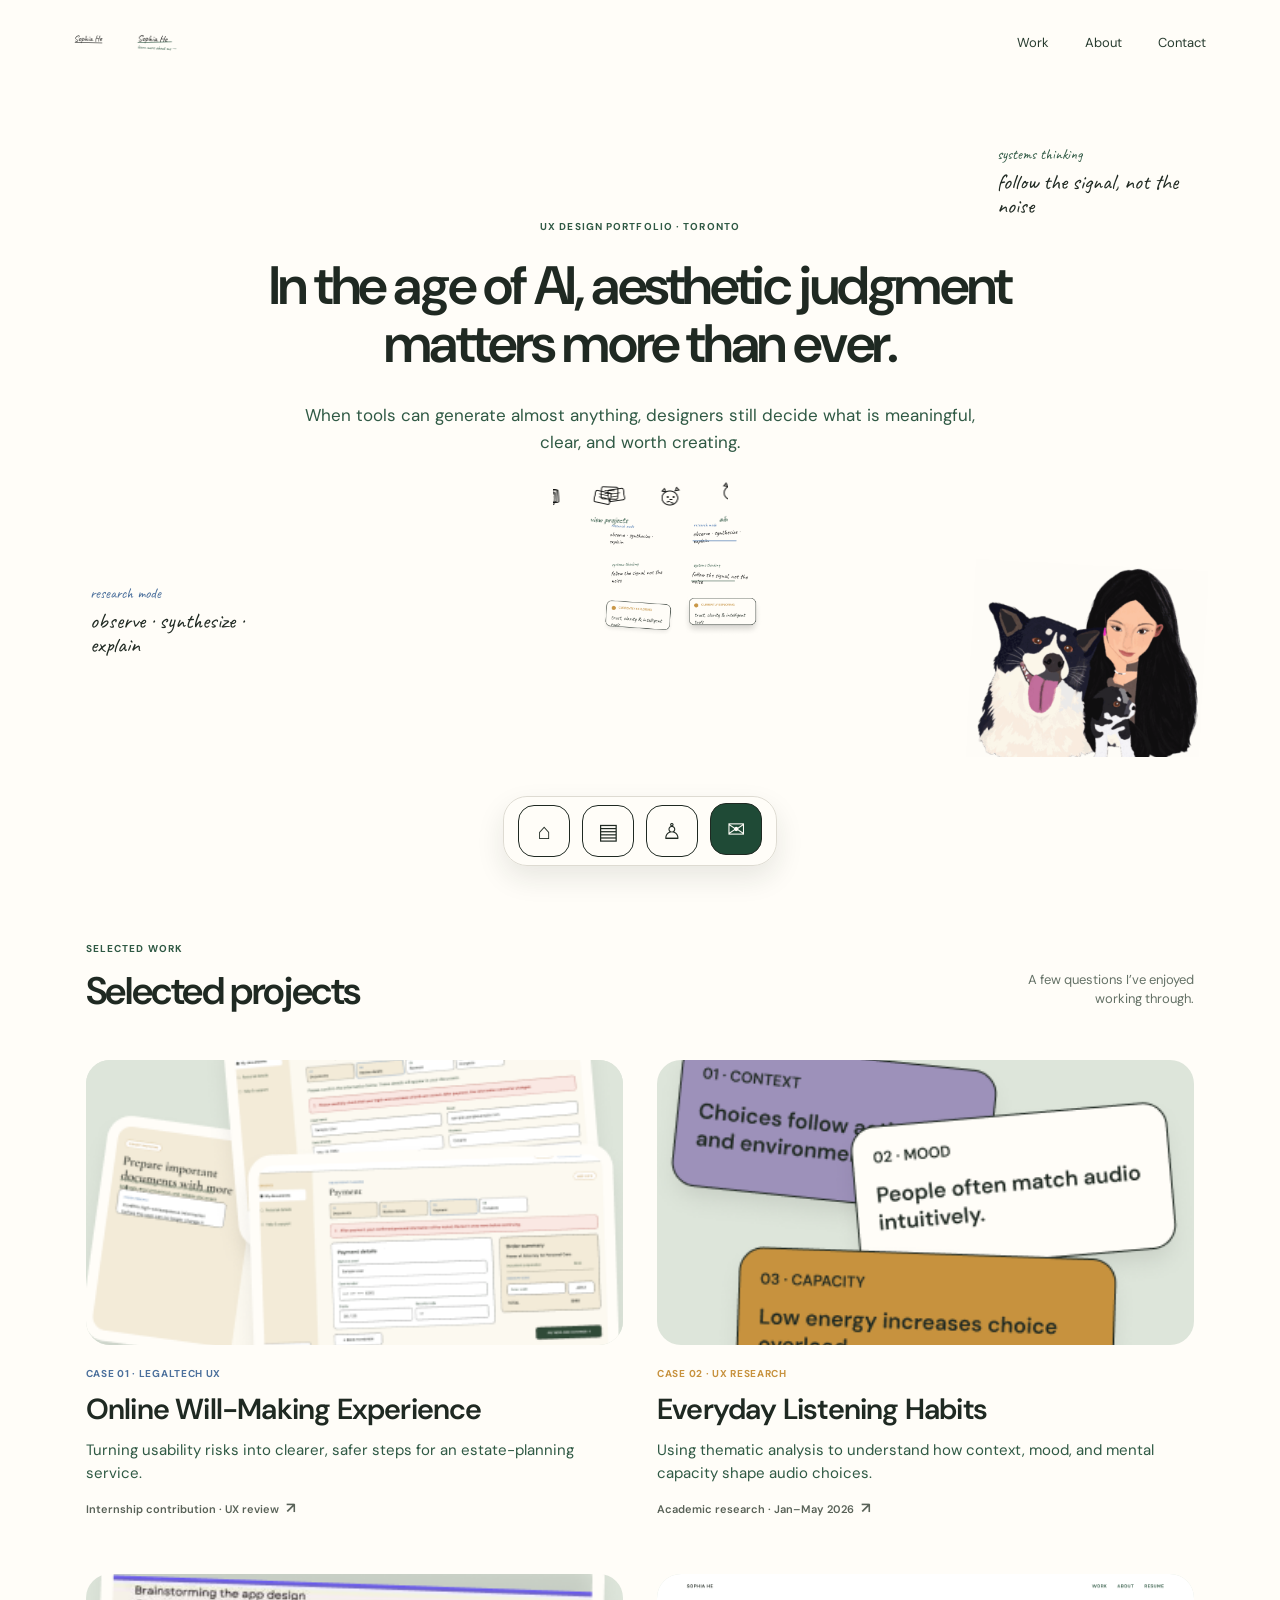
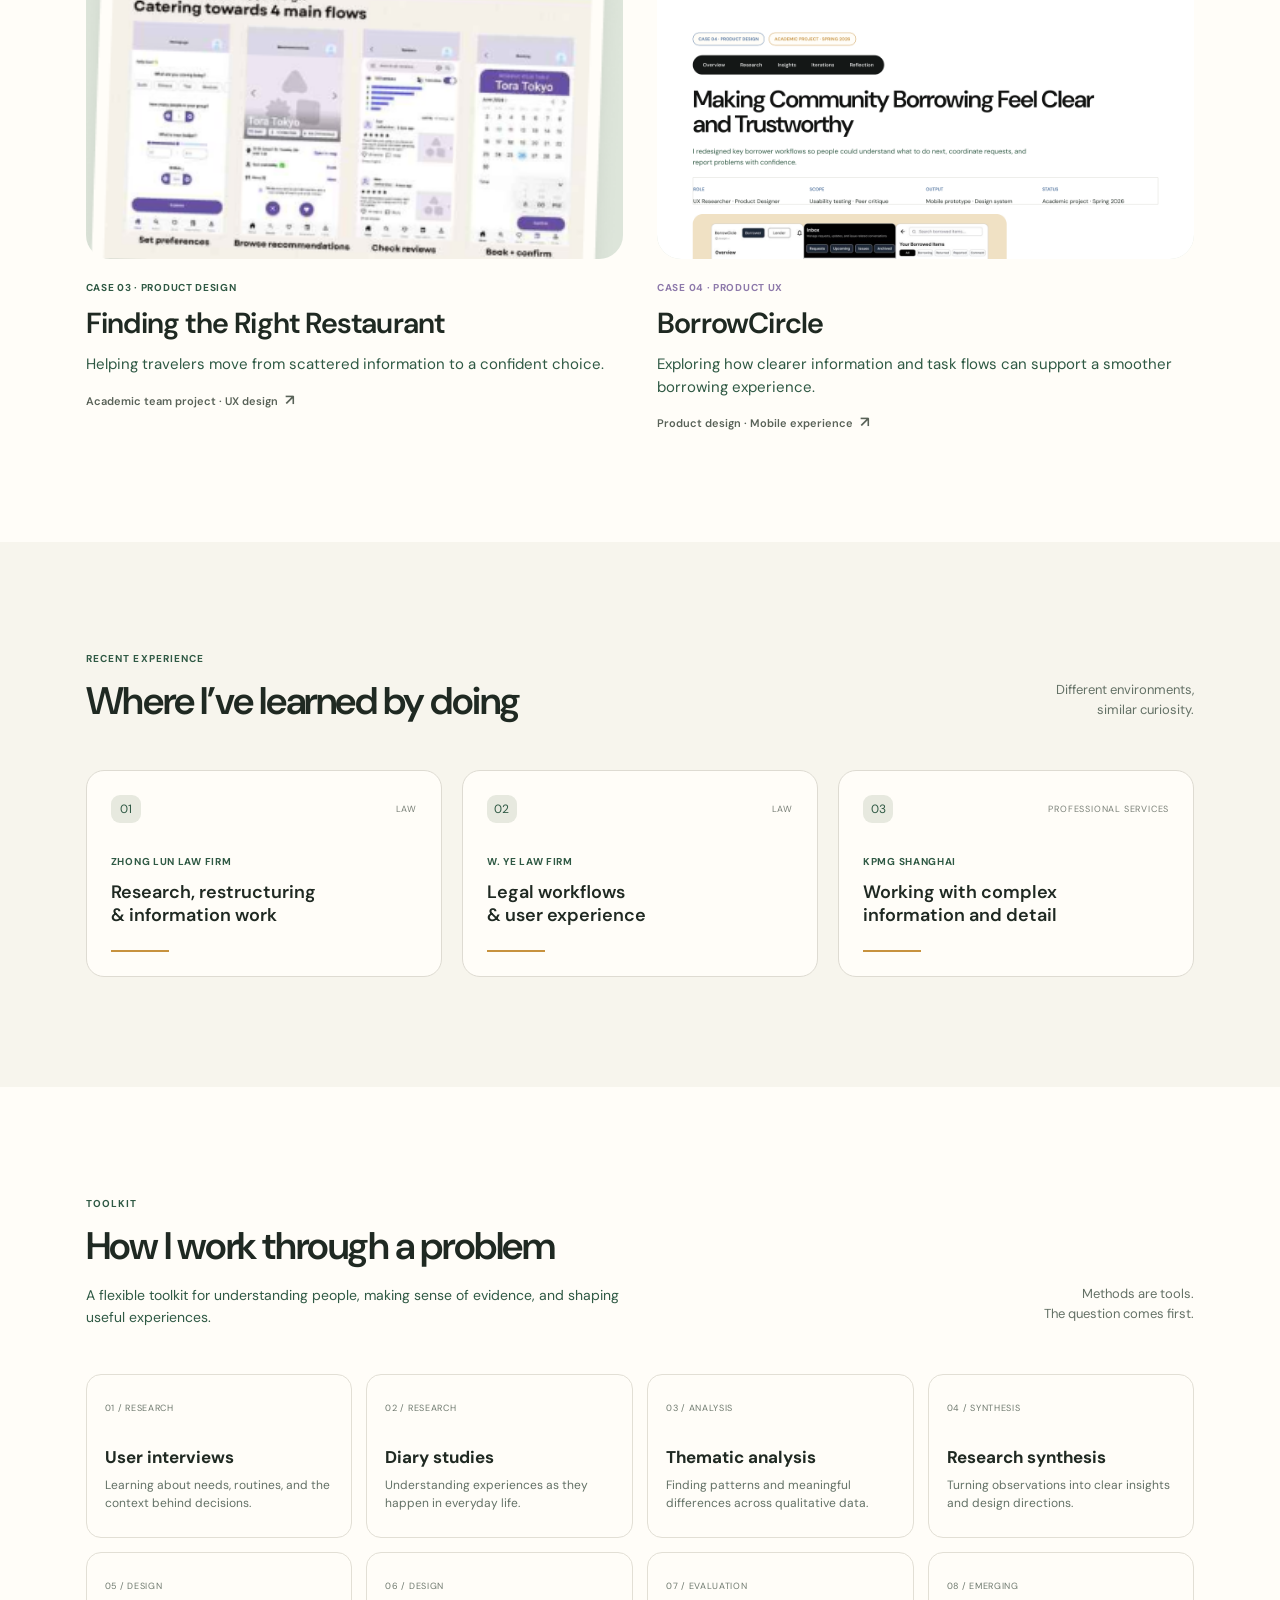
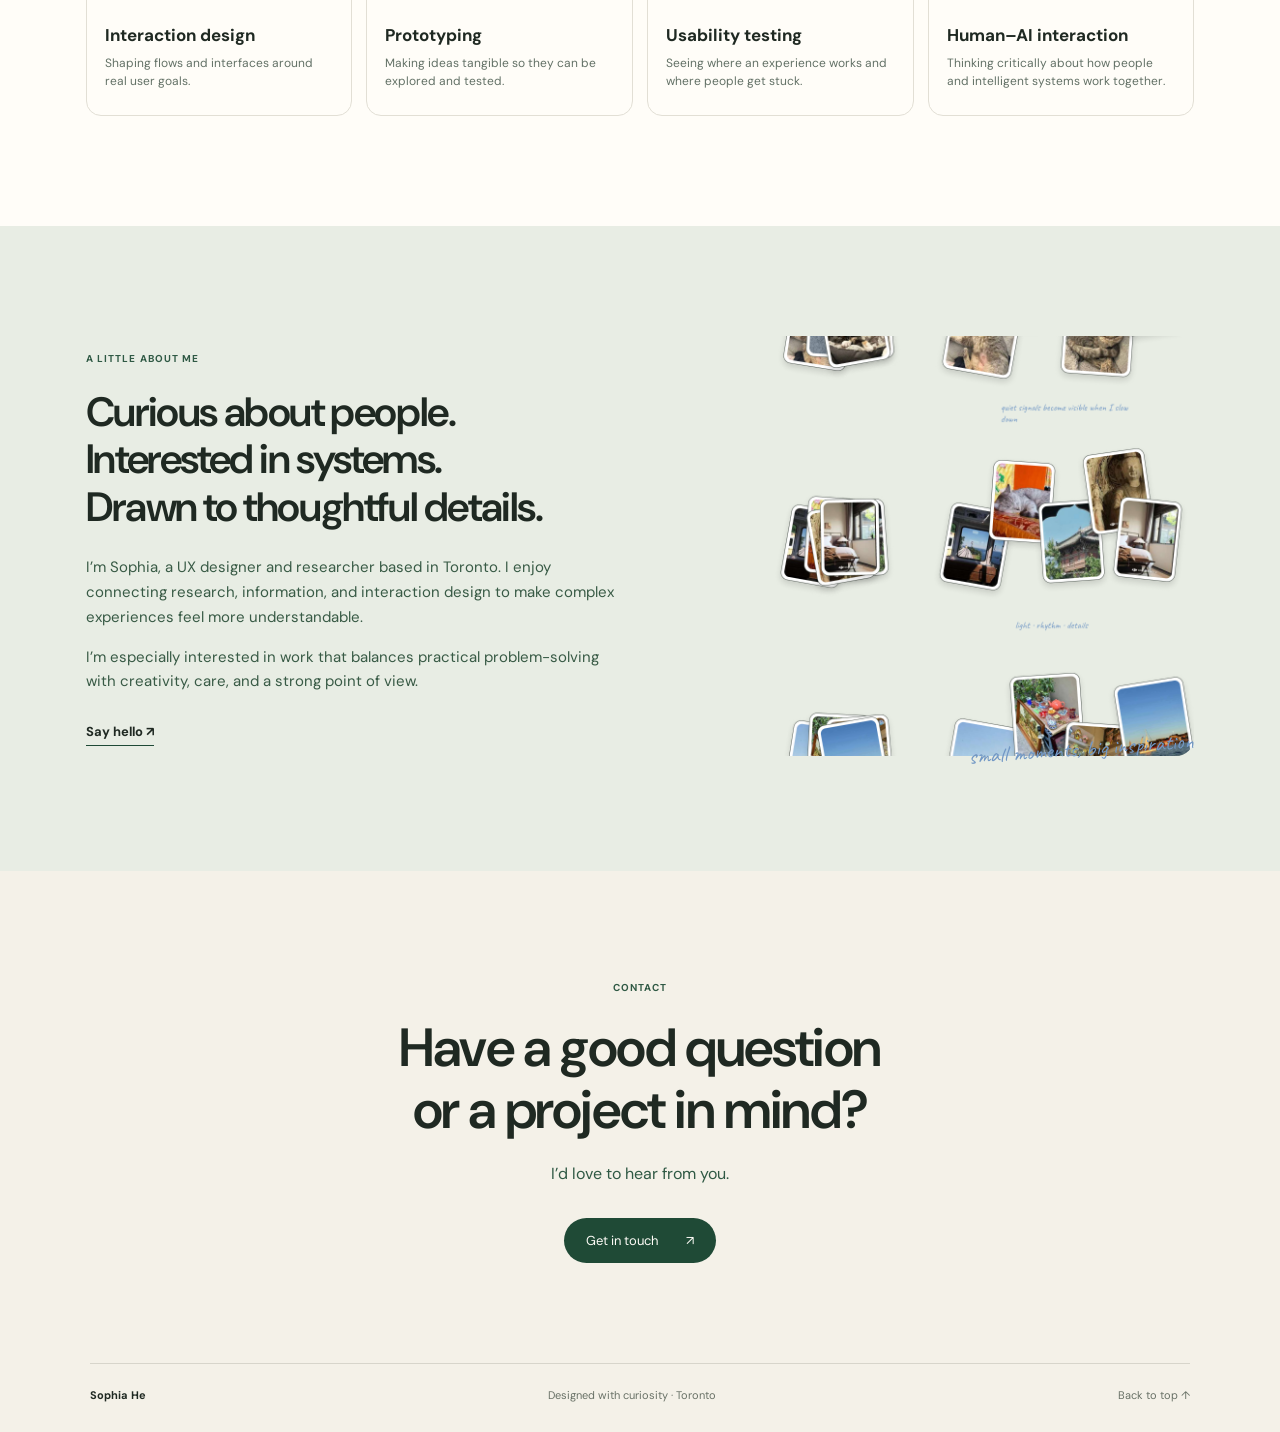
<file: index.html>
<!doctype html>
<html lang="en">
<head>
  <meta charset="utf-8">
  <meta name="viewport" content="width=device-width, initial-scale=1">
  <meta name="theme-color" content="#fffdf8">
  <meta name="description" content="Sophia He — UX design portfolio. Research, synthesis, interaction design, and systems thinking.">
  <title>Sophia He — UX Design Portfolio</title>
  <link rel="preconnect" href="https://fonts.googleapis.com">
  <link rel="preconnect" href="https://fonts.gstatic.com" crossorigin>
  <link href="https://fonts.googleapis.com/css2?family=Caveat:wght@400;500;600&family=DM+Sans:wght@400;500;600;700&display=swap" rel="stylesheet">
  <link rel="stylesheet" href="styles.css">
</head>
<body>
  <header class="topbar">
    <a class="signature" href="#home" aria-label="Sophia He home"><img src="assets/sophia-signature.png" alt="Sophia He"></a>
    <nav class="top-links" aria-label="Main navigation">
      <a href="#work">Work</a><a href="about.html">About</a><a href="#contact">Contact</a>
    </nav>
    <button class="menu-toggle" aria-label="Open navigation" aria-expanded="false">☰</button>
  </header>

  <main id="home">
    <section class="hero">
      <div class="scribble scribble-left interactive-note"><span>research mode</span><strong>observe · synthesize ·<br>explain</strong><em>look closer →</em></div>
      <div class="scribble scribble-right interactive-note"><span>systems thinking</span><strong>follow the signal, not the<br>noise</strong><em>connect the dots →</em></div>
      <p class="eyebrow">UX DESIGN PORTFOLIO · TORONTO</p>
      <h1>In the age of AI, aesthetic judgment<br class="desktop-only"> matters more than ever.</h1>
      <p class="hero-subtitle">When tools can generate almost anything, designers still decide what is meaningful,<br class="desktop-only"> clear, and worth creating.</p>
      <div class="hero-icons" aria-hidden="true"><img src="assets/hero-cta-icons.png" alt=""></div>
      <div class="family-art-wrap"><img class="family-art" src="assets/family-illustration.png" alt="Illustration of Sophia with her dog and cat"><div class="family-annotation"><span>my little family</span><small>drawn during the pandemic</small><b>mom, 12 · daughter, 8</b></div></div>
      <div class="hero-doodles" aria-hidden="true"><img src="assets/hero-doodles.png" alt=""></div>
      <div class="hero-dock" aria-label="Quick navigation">
        <a class="dock-item active" href="#home" aria-label="Home"><span>⌂</span><small>home</small></a>
        <a class="dock-item" href="#work" aria-label="Work"><span>▤</span><small>work</small></a>
        <a class="dock-item" href="about.html" aria-label="About"><span>♙</span><small>about</small></a>
        <a class="dock-item" href="#contact" aria-label="Contact"><span>✉</span><small>contact</small></a>
      </div>
    </section>

    <section class="section work-section" id="work">
      <div class="section-heading">
        <div><p class="eyebrow">SELECTED WORK</p><h2>Selected projects</h2></div>
        <p class="section-note">A few questions I’ve enjoyed<br>working through.</p>
      </div>
      <div class="project-grid">
        <a class="project-card" href="case-legaltech.html">
          <div class="project-visual sage"><img class="project-main-image" src="assets/legaltech-card-visual.png" alt="LegalTech interface concepts"><span class="hover-hint">Explore case study ↗</span></div>
          <p class="project-label blue">CASE 01 · LEGALTECH UX</p>
          <h3>Online Will-Making Experience</h3>
          <p class="project-description">Turning usability risks into clearer, safer steps for an estate-planning service.</p>
          <p class="project-meta">Internship contribution · UX review <span>↗</span></p>
        </a>
        <a class="project-card" href="case-listening.html">
          <div class="project-visual sage"><img class="project-main-image" src="assets/listening-card-visual.png" alt="Research insight cards about listening habits"><span class="hover-hint">Explore case study ↗</span></div>
          <p class="project-label gold">CASE 02 · UX RESEARCH</p>
          <h3>Everyday Listening Habits</h3>
          <p class="project-description">Using thematic analysis to understand how context, mood, and mental capacity shape audio choices.</p>
          <p class="project-meta">Academic research · Jan–May 2026 <span>↗</span></p>
        </a>
        <a class="project-card" href="case-restaurant.html">
          <div class="project-visual sage"><img class="project-main-image" src="assets/restaurant-card-visual.png" alt="Restaurant discovery and booking flow concepts"><span class="hover-hint">Explore case study ↗</span></div>
          <p class="project-label green">CASE 03 · PRODUCT DESIGN</p>
          <h3>Finding the Right Restaurant</h3>
          <p class="project-description">Helping travelers move from scattered information to a confident choice.</p>
          <p class="project-meta">Academic team project · UX design <span>↗</span></p>
        </a>
        <a class="project-card" href="case-borrowcircle.html">
          <div class="project-visual sage borrow-visual"><img class="project-main-image" src="assets/borrowcircle-prototype.png" alt="BorrowCircle mobile product prototype"><span class="hover-hint">Explore case study ↗</span></div>
          <p class="project-label purple">CASE 04 · PRODUCT UX</p>
          <h3>BorrowCircle</h3>
          <p class="project-description">Exploring how clearer information and task flows can support a smoother borrowing experience.</p>
          <p class="project-meta">Product design · Mobile experience <span>↗</span></p>
        </a>
      </div>
    </section>

    <section class="section experience-section">
      <div class="section-heading">
        <div><p class="eyebrow">RECENT EXPERIENCE</p><h2>Where I’ve learned by doing</h2></div>
        <p class="section-note">Different environments,<br>similar curiosity.</p>
      </div>
      <div class="experience-grid">
        <article class="experience-card"><div class="experience-top"><span>01</span><small>LAW</small></div><p class="org">ZHONG LUN LAW FIRM</p><h3>Research, restructuring<br>& information work</h3><i></i></article>
        <article class="experience-card"><div class="experience-top"><span>02</span><small>LAW</small></div><p class="org">W. YE LAW FIRM</p><h3>Legal workflows<br>& user experience</h3><i></i></article>
        <article class="experience-card"><div class="experience-top"><span>03</span><small>PROFESSIONAL SERVICES</small></div><p class="org">KPMG SHANGHAI</p><h3>Working with complex<br>information and detail</h3><i></i></article>
      </div>
    </section>

    <section class="section toolkit-section">
      <div class="section-heading">
        <div><p class="eyebrow">TOOLKIT</p><h2>How I work through a problem</h2><p class="toolkit-intro">A flexible toolkit for understanding people, making sense of evidence, and shaping useful experiences.</p></div>
        <p class="section-note">Methods are tools.<br>The question comes first.</p>
      </div>
      <div class="toolkit-grid">
        <article><small>01 / RESEARCH</small><h3>User interviews</h3><p>Learning about needs, routines, and the context behind decisions.</p></article>
        <article><small>02 / RESEARCH</small><h3>Diary studies</h3><p>Understanding experiences as they happen in everyday life.</p></article>
        <article><small>03 / ANALYSIS</small><h3>Thematic analysis</h3><p>Finding patterns and meaningful differences across qualitative data.</p></article>
        <article><small>04 / SYNTHESIS</small><h3>Research synthesis</h3><p>Turning observations into clear insights and design directions.</p></article>
        <article><small>05 / DESIGN</small><h3>Interaction design</h3><p>Shaping flows and interfaces around real user goals.</p></article>
        <article><small>06 / DESIGN</small><h3>Prototyping</h3><p>Making ideas tangible so they can be explored and tested.</p></article>
        <article><small>07 / EVALUATION</small><h3>Usability testing</h3><p>Seeing where an experience works and where people get stuck.</p></article>
        <article><small>08 / EMERGING</small><h3>Human–AI interaction</h3><p>Thinking critically about how people and intelligent systems work together.</p></article>
      </div>
    </section>

    <section class="section about-section" id="about">
      <div class="about-copy">
        <p class="eyebrow">A LITTLE ABOUT ME</p>
        <h2>Curious about people.<br>Interested in systems.<br>Drawn to thoughtful details.</h2>
        <p>I’m Sophia, a UX designer and researcher based in Toronto. I enjoy connecting research, information, and interaction design to make complex experiences feel more understandable.</p>
        <p>I’m especially interested in work that balances practical problem-solving with creativity, care, and a strong point of view.</p>
        <a class="text-link" href="#contact">Say hello <span>↗</span></a>
      </div>
      <div class="about-image"><img src="assets/photo-memory-cluster.png" alt="A collage of personal memories"><p class="hand-note">small moments, big inspiration</p></div>
    </section>

    <section class="contact-section" id="contact">
      <p class="eyebrow">CONTACT</p>
      <h2>Have a good question<br>or a project in mind?</h2>
      <p>I’d love to hear from you.</p>
      <a class="contact-button" href="mailto:YOUR_EMAIL@example.com">Get in touch <span>↗</span></a>
      <footer><span>Sophia He</span><span>Designed with curiosity · Toronto</span><a href="#home">Back to top ↑</a></footer>
    </section>
  </main>
  <script src="script.js"></script>
</body>
</html>
</file>
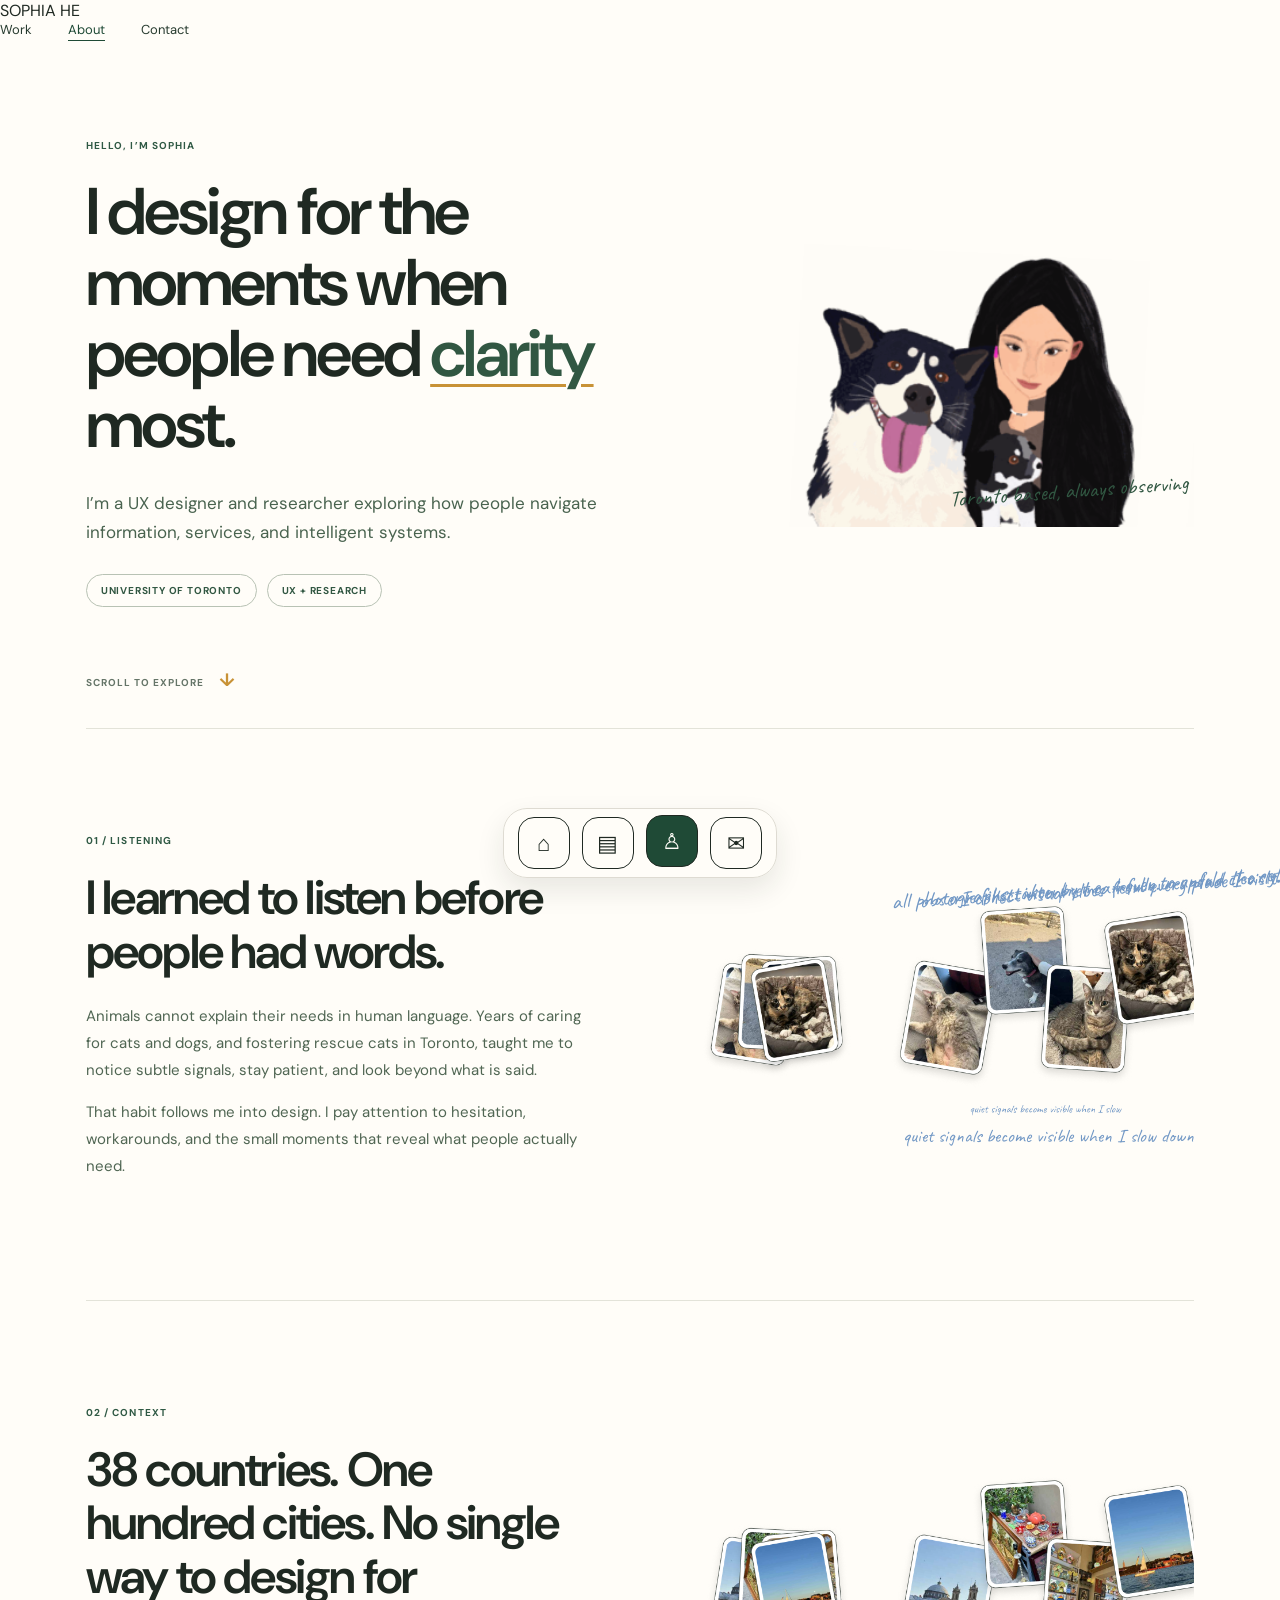
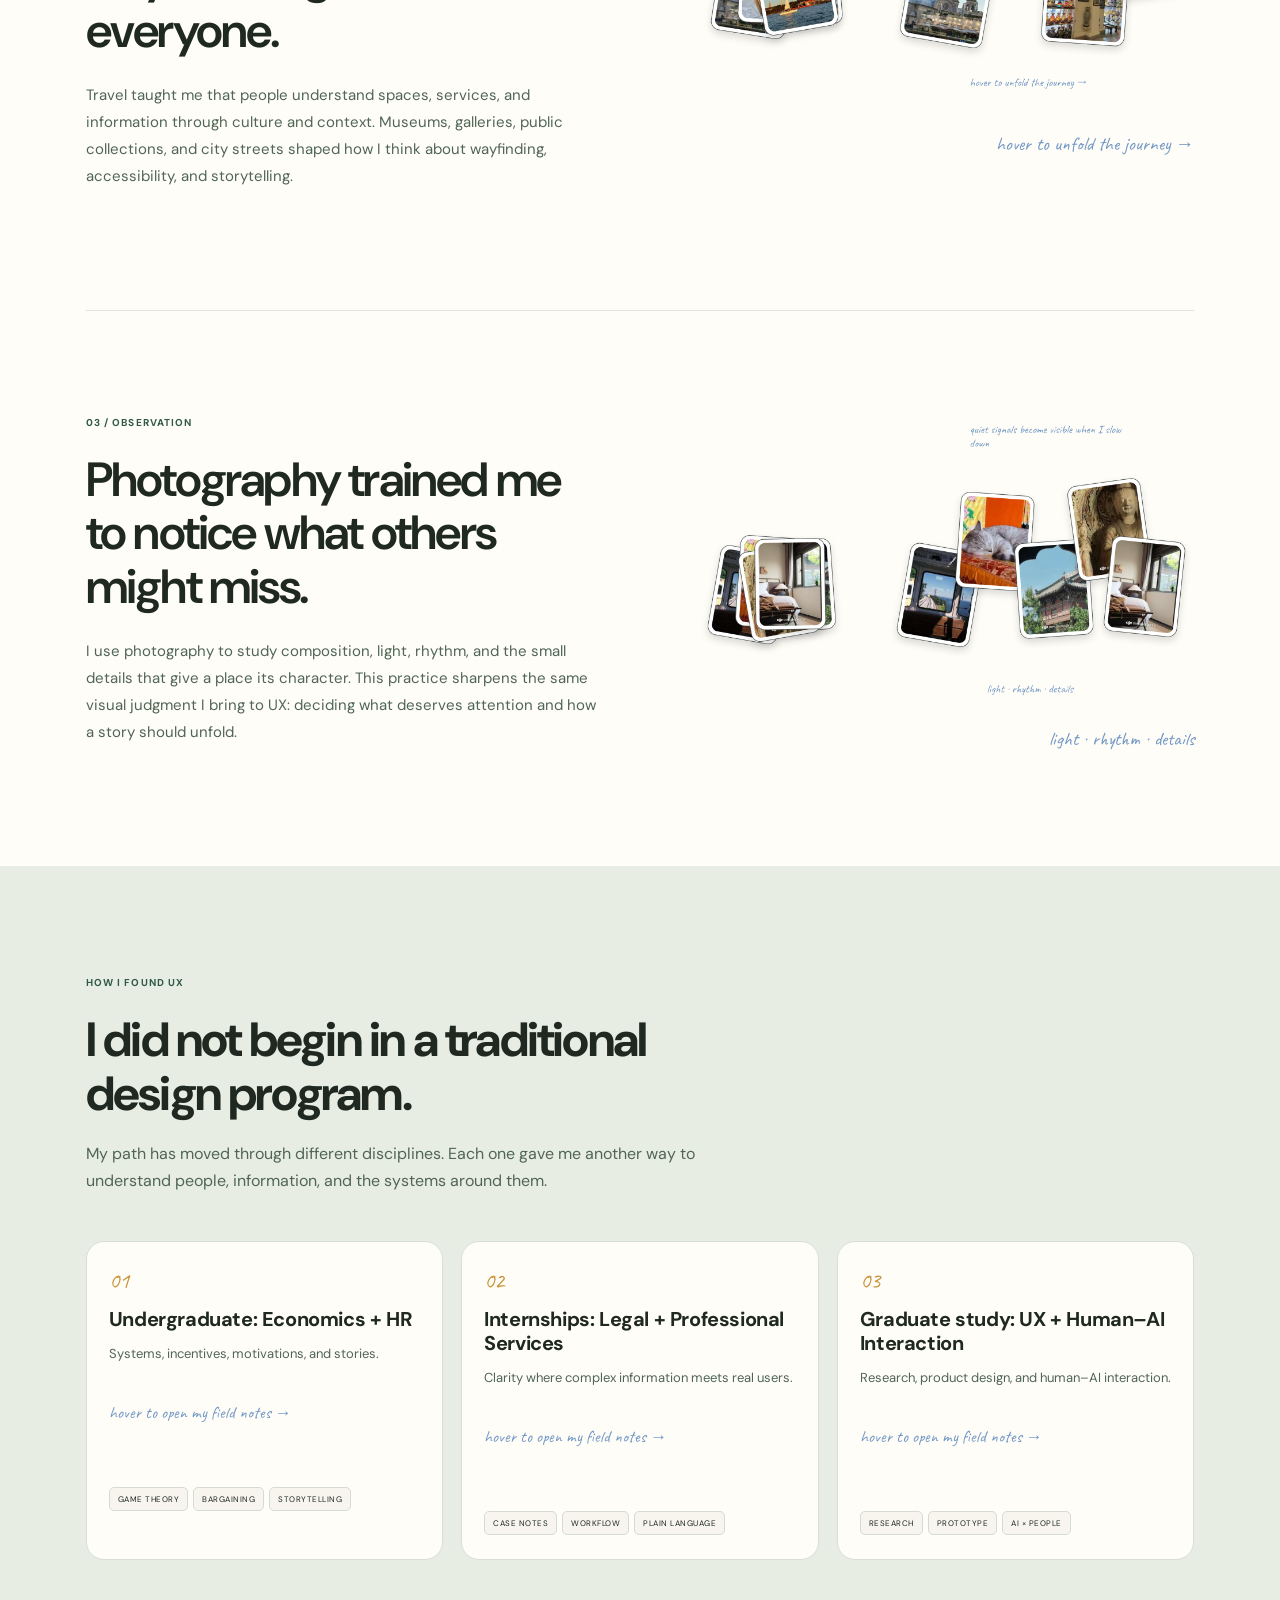
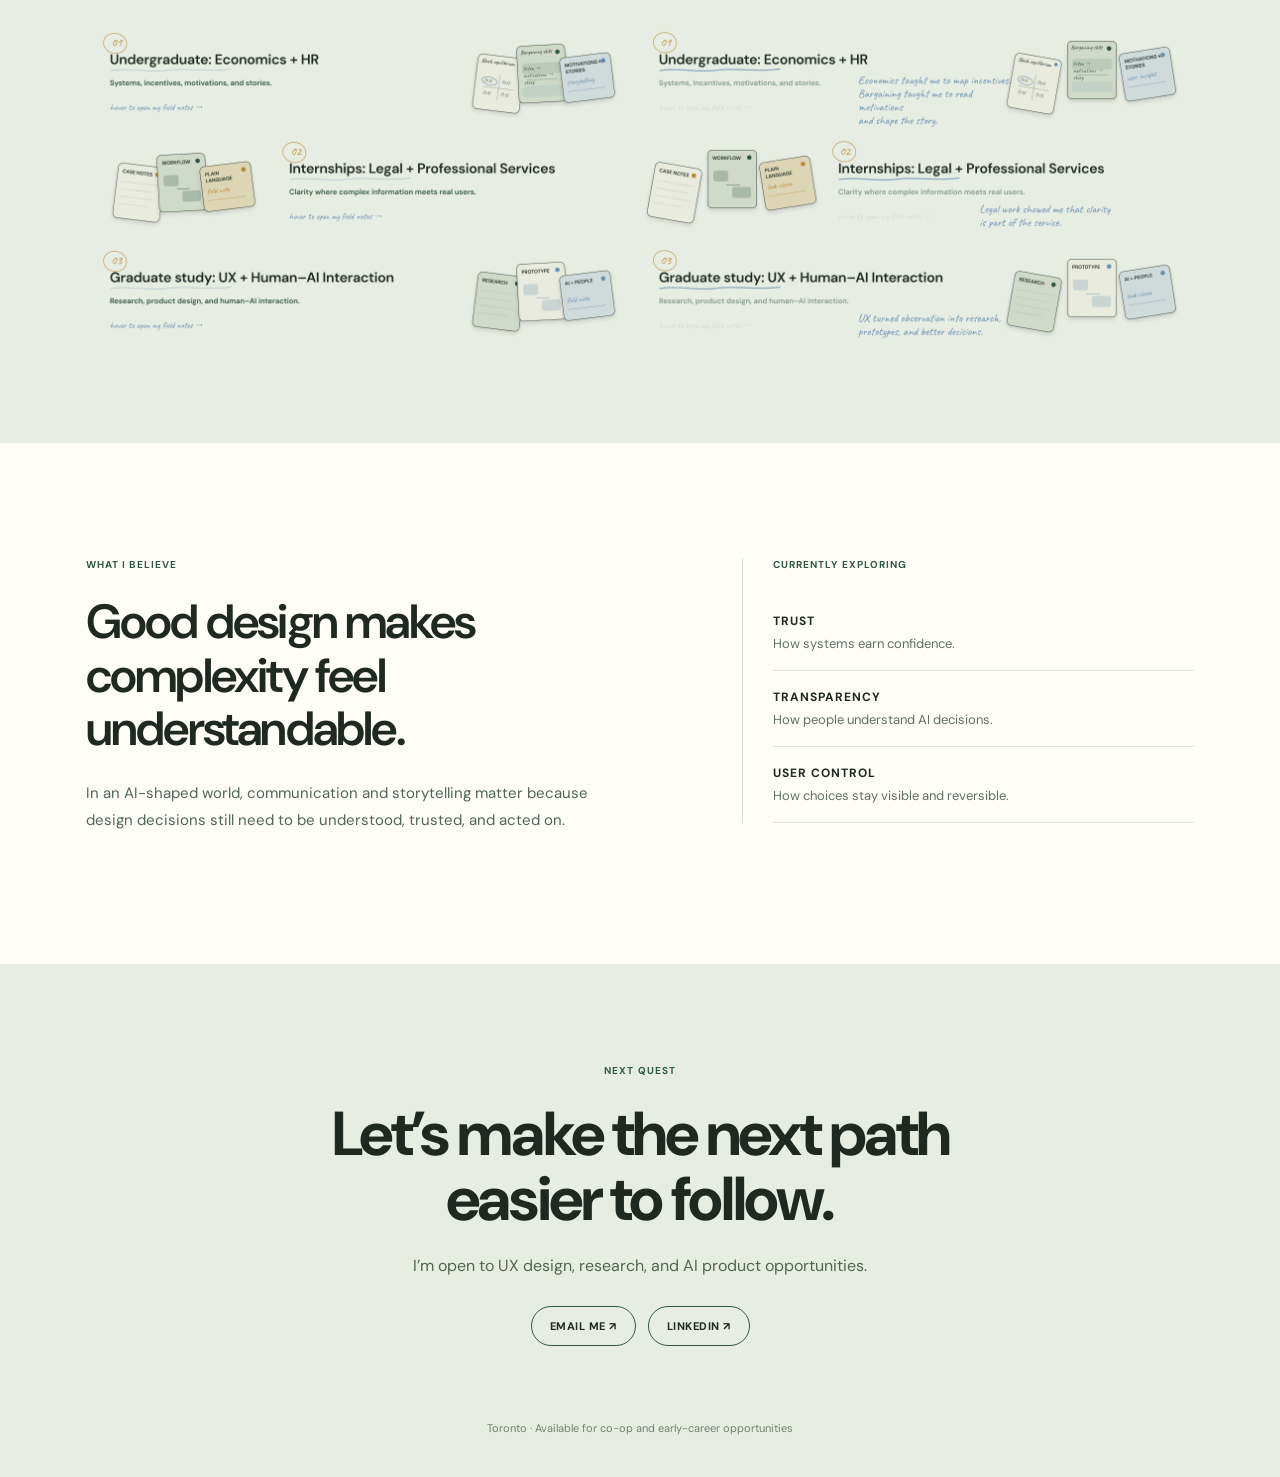
<file: about.html>
<!doctype html>
<html lang="en">
<head>
  <meta charset="utf-8"><meta name="viewport" content="width=device-width,initial-scale=1">
  <title>About — Sophia He</title>
  <meta name="description" content="A little about Sophia He: UX designer and researcher, animal foster, traveller, photographer, and curious observer.">
  <link rel="preconnect" href="https://fonts.googleapis.com">
  <link rel="preconnect" href="https://fonts.gstatic.com" crossorigin>
  <link href="https://fonts.googleapis.com/css2?family=Caveat:wght@400;500;600&family=DM+Sans:wght@400;500;600;700&display=swap" rel="stylesheet">
  <link rel="stylesheet" href="styles.css">
</head>
<body class="about-page">
  <header class="site-header">
    <a class="brand" href="index.html#home">SOPHIA HE</a>
    <nav class="top-links" aria-label="Main navigation">
      <a href="index.html#work">Work</a><a class="current" href="about.html">About</a><a href="index.html#contact">Contact</a>
    </nav>
    <button class="menu-toggle" aria-label="Open navigation" aria-expanded="false">☰</button>
  </header>

  <main id="top">
    <section class="about-hero about-wrap">
      <div class="about-hero-copy">
        <p class="eyebrow">HELLO, I’M SOPHIA</p>
        <h1>I design for the moments when people need <span>clarity</span> most.</h1>
        <p class="about-lead">I’m a UX designer and researcher exploring how people navigate information, services, and intelligent systems.</p>
        <div class="about-tags"><span>UNIVERSITY OF TORONTO</span><span>UX + RESEARCH</span></div>
      </div>
      <div class="about-portrait">
        <img src="assets/about-portrait.png" alt="A personal illustration of Sophia with her dog and cat">
        <p class="portrait-note">Toronto based, always observing</p>
      </div>
      <a class="scroll-cue" href="#animals">SCROLL TO EXPLORE <span>↓</span></a>
    </section>

    <section class="about-story about-wrap animal-story" id="animals">
      <div class="story-copy">
        <p class="eyebrow">01 / LISTENING</p>
        <h2>I learned to listen before people had words.</h2>
        <p>Animals cannot explain their needs in human language. Years of caring for cats and dogs, and fostering rescue cats in Toronto, taught me to notice subtle signals, stay patient, and look beyond what is said.</p>
        <p>That habit follows me into design. I pay attention to hesitation, workarounds, and the small moments that reveal what people actually need.</p>
        <p class="hand-note">observe first. interpret carefully. respond clearly.</p>
      </div>
      <div class="story-visual photo-animals">
        <img src="assets/about-animals.png" alt="Personal photo collage showing rescue cats and dogs">
        <span class="visual-caption">quiet signals become visible when I slow down</span>
      </div>
    </section>

    <section class="about-story about-wrap travel-story">
      <div class="story-copy">
        <p class="eyebrow">02 / CONTEXT</p>
        <h2>38 countries. One hundred cities. No single way to design for everyone.</h2>
        <p>Travel taught me that people understand spaces, services, and information through culture and context. Museums, galleries, public collections, and city streets shaped how I think about wayfinding, accessibility, and storytelling.</p>
        <p class="hand-note">I collect visual clues from every place I visit.</p>
      </div>
      <div class="story-visual photo-travel">
        <img src="assets/about-travel.png" alt="Travel photographs and visual memories from different places">
        <span class="visual-caption">hover to unfold the journey →</span>
      </div>
    </section>

    <section class="about-story about-wrap photography-story">
      <div class="story-copy">
        <p class="eyebrow">03 / OBSERVATION</p>
        <h2>Photography trained me to notice what others might miss.</h2>
        <p>I use photography to study composition, light, rhythm, and the small details that give a place its character. This practice sharpens the same visual judgment I bring to UX: deciding what deserves attention and how a story should unfold.</p>
        <p class="hand-note">all photographs taken by me · hover to unfold the set</p>
      </div>
      <div class="story-visual photo-photography">
        <img src="assets/about-photography.png" alt="A collage of photographs taken during travel and everyday life">
        <span class="visual-caption">light · rhythm · details</span>
      </div>
    </section>

    <section class="path-section">
      <div class="about-wrap">
        <p class="eyebrow">HOW I FOUND UX</p>
        <h2>I did not begin in a traditional design program.</h2>
        <p class="path-intro">My path has moved through different disciplines. Each one gave me another way to understand people, information, and the systems around them.</p>
        <div class="path-cards">
          <article class="path-card" tabindex="0">
            <div class="path-number">01</div><h3>Undergraduate: Economics + HR</h3>
            <p>Systems, incentives, motivations, and stories.</p>
            <span class="path-hint">hover to open my field notes →</span>
            <div class="field-note"><strong>Nash equilibrium</strong><span>Economics taught me to map incentives. Bargaining taught me to read motivations and shape the story.</span><small>listen → motivations → story</small></div>
            <div class="mini-collage"><span>GAME THEORY</span><span>BARGAINING</span><span>STORYTELLING</span></div>
          </article>
          <article class="path-card" tabindex="0">
            <div class="path-number">02</div><h3>Internships: Legal + Professional Services</h3>
            <p>Clarity where complex information meets real users.</p>
            <span class="path-hint">hover to open my field notes →</span>
            <div class="field-note"><strong>Plain language</strong><span>Legal work showed me that clarity is part of the service. A process is only useful when people can understand what to do next.</span><small>case notes · workflow · plain language</small></div>
            <div class="mini-collage"><span>CASE NOTES</span><span>WORKFLOW</span><span>PLAIN LANGUAGE</span></div>
          </article>
          <article class="path-card" tabindex="0">
            <div class="path-number">03</div><h3>Graduate study: UX + Human–AI Interaction</h3>
            <p>Research, product design, and human–AI interaction.</p>
            <span class="path-hint">hover to open my field notes →</span>
            <div class="field-note"><strong>Research → prototype</strong><span>UX turned observation into research, prototypes, and better decisions.</span><small>people × technology × context</small></div>
            <div class="mini-collage"><span>RESEARCH</span><span>PROTOTYPE</span><span>AI × PEOPLE</span></div>
          </article>
        </div>
        <img class="path-art" src="assets/story-memory-collage.png" alt="Handmade visual notes illustrating the three stages of Sophia's path into UX">
      </div>
    </section>

    <section class="perspective-section about-wrap">
      <div class="perspective-copy">
        <p class="eyebrow">WHAT I BELIEVE</p>
        <h2>Good design makes complexity feel understandable.</h2>
        <p>In an AI-shaped world, communication and storytelling matter because design decisions still need to be understood, trusted, and acted on.</p>
      </div>
      <div class="exploring">
        <p class="eyebrow">CURRENTLY EXPLORING</p>
        <div><strong>TRUST</strong><span>How systems earn confidence.</span></div>
        <div><strong>TRANSPARENCY</strong><span>How people understand AI decisions.</span></div>
        <div><strong>USER CONTROL</strong><span>How choices stay visible and reversible.</span></div>
      </div>
    </section>

    <section class="about-closing">
      <div class="about-wrap">
        <p class="eyebrow">NEXT QUEST</p>
        <h2>Let’s make the next path<br>easier to follow.</h2>
        <p>I’m open to UX design, research, and AI product opportunities.</p>
        <div class="closing-links"><a href="mailto:YOUR_EMAIL@example.com">EMAIL ME ↗</a><a href="https://www.linkedin.com/" target="_blank" rel="noreferrer">LINKEDIN ↗</a></div>
        <p class="closing-footnote">Toronto · Available for co-op and early-career opportunities</p>
      </div>
    </section>
  </main>

  <nav class="hero-dock about-dock" aria-label="Quick navigation">
    <a class="dock-item" href="index.html#home" aria-label="Home"><span>⌂</span><small>home</small></a>
    <a class="dock-item" href="index.html#work" aria-label="Work"><span>▤</span><small>work</small></a>
    <a class="dock-item active" href="about.html" aria-label="About" aria-current="page"><span>♙</span><small>about</small></a>
    <a class="dock-item" href="index.html#contact" aria-label="Contact"><span>✉</span><small>contact</small></a>
  </nav>
  <script>
    const toggle=document.querySelector('.menu-toggle'),nav=document.querySelector('.top-links');
    if(toggle&&nav){toggle.addEventListener('click',()=>{const open=nav.classList.toggle('open');toggle.setAttribute('aria-expanded',String(open));});nav.querySelectorAll('a').forEach(a=>a.addEventListener('click',()=>{nav.classList.remove('open');toggle.setAttribute('aria-expanded','false');}));}
    const cards=[...document.querySelectorAll('.path-card')];
    cards.forEach(card=>{card.addEventListener('click',()=>card.classList.toggle('expanded'));card.addEventListener('keydown',e=>{if(e.key==='Enter'||e.key===' '){e.preventDefault();card.classList.toggle('expanded');}});});
    const storyVisuals=[...document.querySelectorAll('.story-visual')];
    storyVisuals.forEach((el,i)=>{el.addEventListener('mouseenter',()=>el.classList.add('unfolded'));el.addEventListener('mouseleave',()=>el.classList.remove('unfolded'));});
    if('IntersectionObserver'in window){const io=new IntersectionObserver(entries=>entries.forEach(e=>{if(e.isIntersecting){e.target.classList.add('is-visible');io.unobserve(e.target);}}),{threshold:.12});document.querySelectorAll('.about-story,.path-section,.perspective-section,.about-closing').forEach(el=>{el.classList.add('about-reveal');io.observe(el);});}
  </script>
</body></html>
</file>
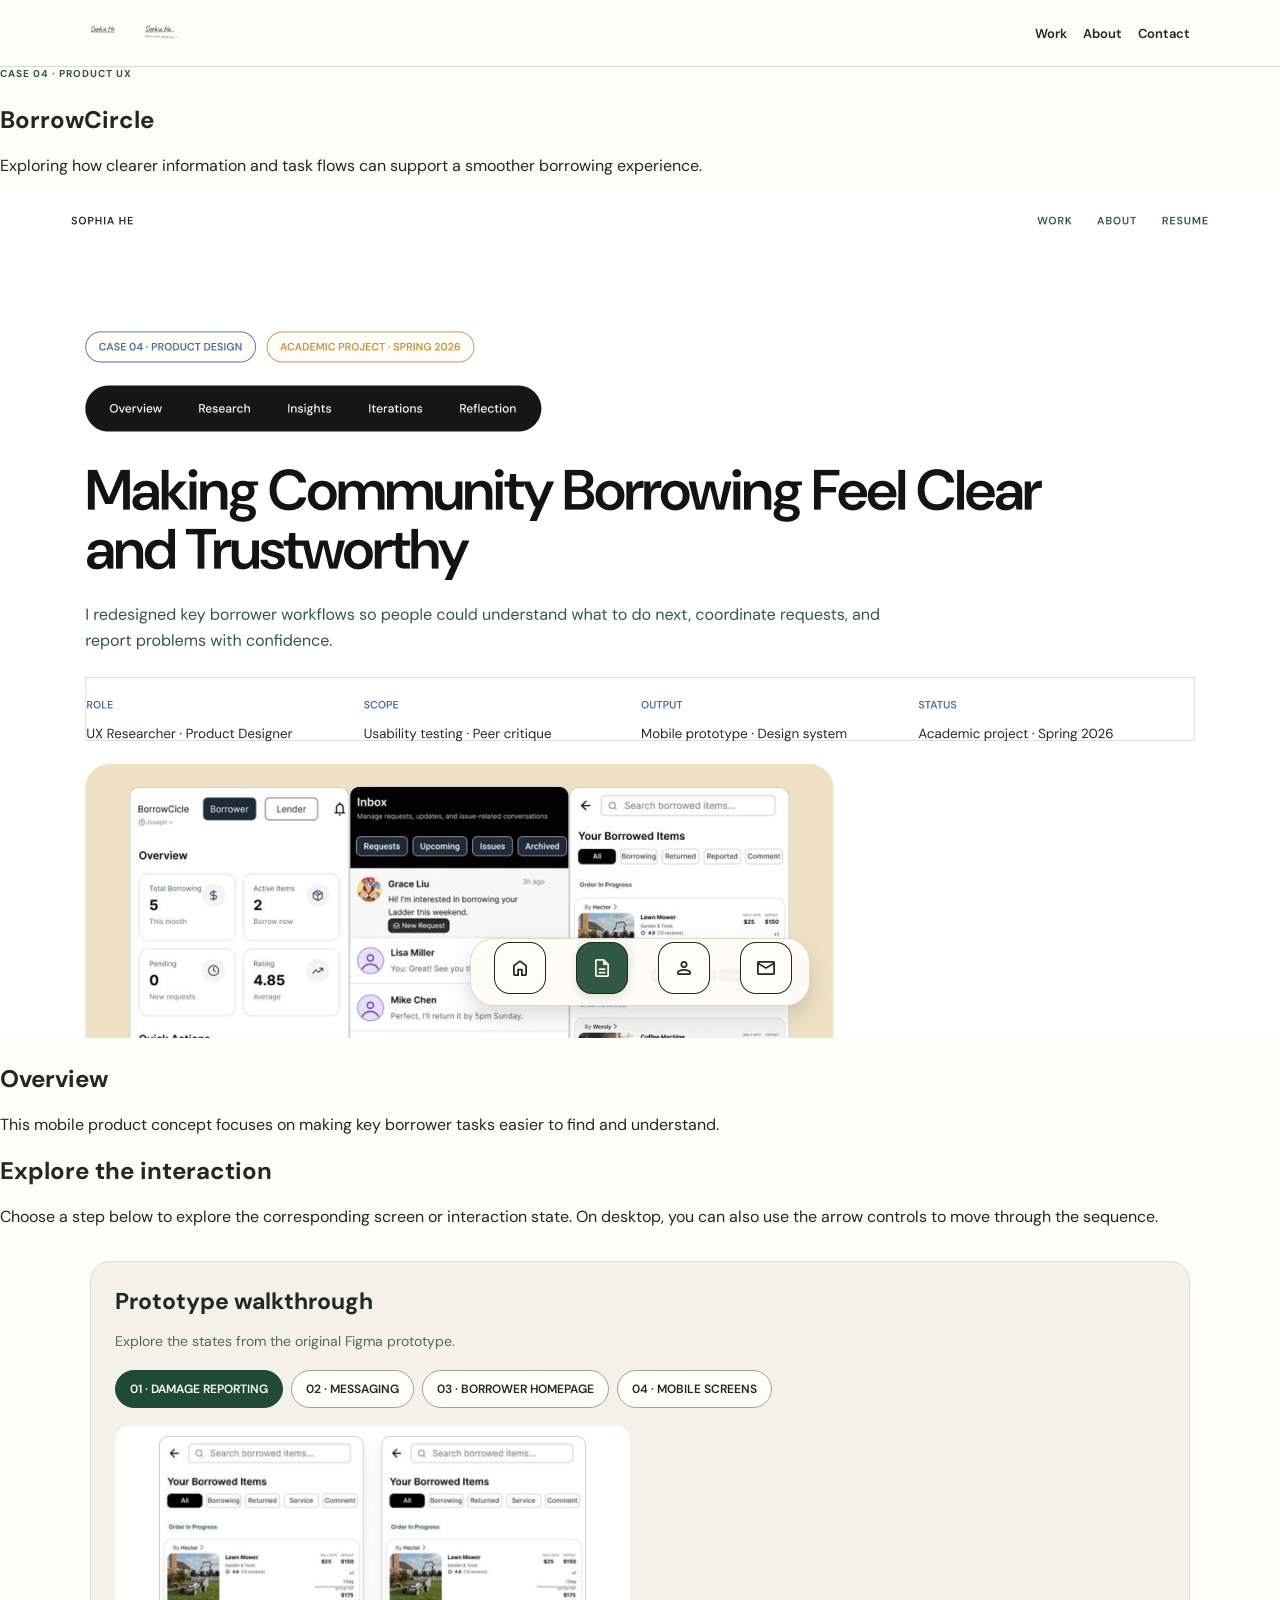
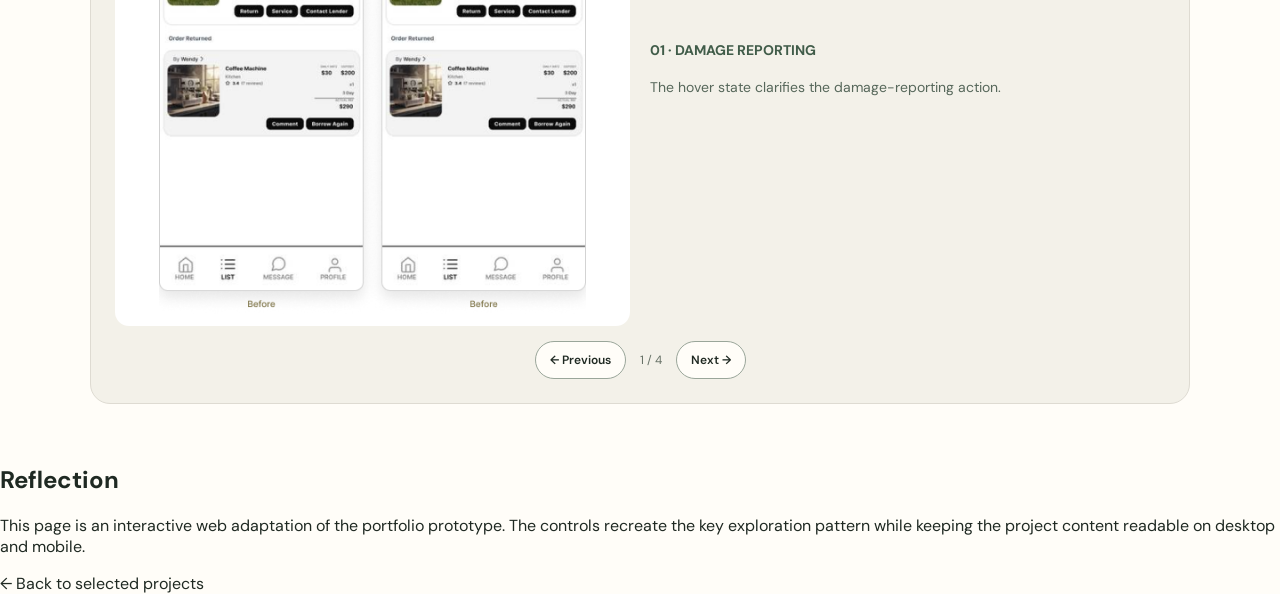
<file: case-borrowcircle.html>
<!doctype html><html lang="en"><head><meta charset="utf-8"><meta name="viewport" content="width=device-width,initial-scale=1"><title>BorrowCircle — Sophia He</title><link rel="preconnect" href="https://fonts.googleapis.com"><link href="https://fonts.googleapis.com/css2?family=Caveat:wght@400;500&family=DM+Sans:wght@400;500;600;700&display=swap" rel="stylesheet"><link rel="stylesheet" href="styles.css"></head><body>
<header class="case-nav"><a href="index.html"><img src="assets/sophia-signature.png" alt="Sophia He"></a><nav><a href="index.html#work">Work</a>　<a href="about.html">About</a>　<a href="index.html#contact">Contact</a></nav></header>
<main><section class="case-hero"><p class="eyebrow">CASE 04 · PRODUCT UX</p><h1>BorrowCircle</h1><p>Exploring how clearer information and task flows can support a smoother borrowing experience.</p></section>
<img class="case-image" src="assets/borrowcircle-prototype.png" alt="BorrowCircle prototype overview">
<section class="case-body"><h2>Overview</h2><p>This mobile product concept focuses on making key borrower tasks easier to find and understand.</p><h2>Explore the interaction</h2><p>Choose a step below to explore the corresponding screen or interaction state. On desktop, you can also use the arrow controls to move through the sequence.</p></section>
<section class="interaction-panel" aria-label="Interactive prototype walkthrough"><h2>Prototype walkthrough</h2><p>Explore the states from the original Figma prototype.</p><div class="interaction-tabs" role="tablist"><button type="button" role="tab" aria-selected="true" data-index="0">01 · DAMAGE REPORTING</button><button type="button" role="tab" aria-selected="false" data-index="1">02 · MESSAGING</button><button type="button" role="tab" aria-selected="false" data-index="2">03 · BORROWER HOMEPAGE</button><button type="button" role="tab" aria-selected="false" data-index="3">04 · MOBILE SCREENS</button></div><div class="interaction-stage"><img id="stage-image" src="assets/borrowcircle-damage.png" alt="01 · DAMAGE REPORTING"><div class="stage-copy"><strong id="stage-title">01 · DAMAGE REPORTING</strong><p id="stage-description">The hover state clarifies the damage-reporting action.</p></div></div><div class="carousel-controls"><button type="button" id="prev-step" aria-label="Previous step">← Previous</button><span id="step-count">1 / 4</span><button type="button" id="next-step" aria-label="Next step">Next →</button></div></section>
<section class="case-body"><h2>Reflection</h2><p>This page is an interactive web adaptation of the portfolio prototype. The controls recreate the key exploration pattern while keeping the project content readable on desktop and mobile.</p><a class="case-back" href="index.html#work">← Back to selected projects</a></section></main>
<script>
const steps=[('01 · DAMAGE REPORTING', 'borrowcircle-damage.png', 'The hover state clarifies the damage-reporting action.'), ('02 · MESSAGING', 'borrowcircle-messaging.png', 'The messaging interaction turns a generic chat area into a more useful inbox.'), ('03 · BORROWER HOMEPAGE', 'borrowcircle-homepage.png', 'The homepage prioritizes the overview and next steps.'), ('04 · MOBILE SCREENS', 'borrowcircle-phones.png', 'Explore the multi-screen mobile flow.')];
let current=0;
const tabs=[...document.querySelectorAll('[role="tab"]')];
const image=document.getElementById('stage-image'),title=document.getElementById('stage-title'),description=document.getElementById('stage-description'),count=document.getElementById('step-count');
function show(i){current=(i+steps.length)%steps.length;const s=steps[current];image.style.opacity=0;setTimeout(()=>{image.src='assets/'+s[1];image.alt=s[0];image.style.opacity=1;},120);title.textContent=s[0];description.textContent=s[2];count.textContent=(current+1)+' / '+steps.length;tabs.forEach((t,j)=>t.setAttribute('aria-selected',String(j===current)));}
tabs.forEach((t,i)=>t.addEventListener('click',()=>show(i)));
document.getElementById('prev-step').addEventListener('click',()=>show(current-1));
document.getElementById('next-step').addEventListener('click',()=>show(current+1));
document.addEventListener('keydown',e=>{if(e.key==='ArrowLeft')show(current-1);if(e.key==='ArrowRight')show(current+1);});
</script></body></html>
</file>
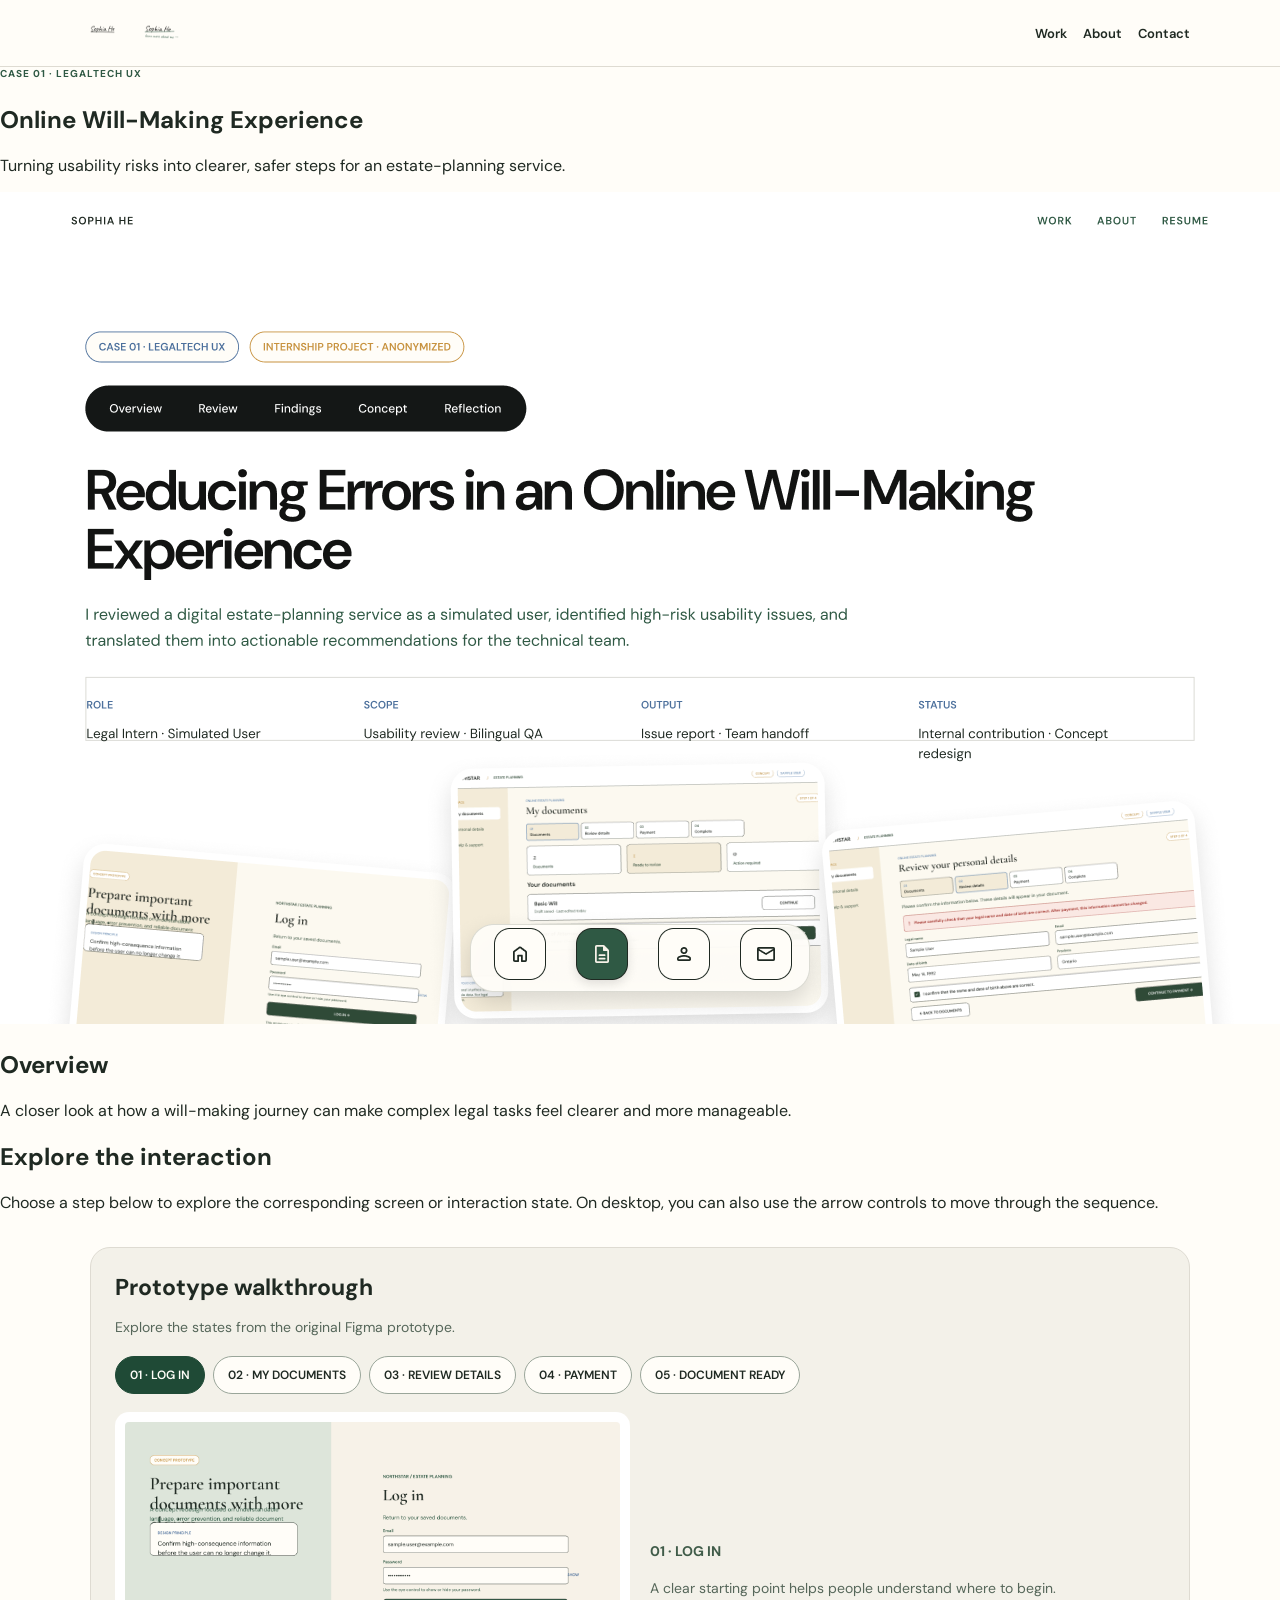
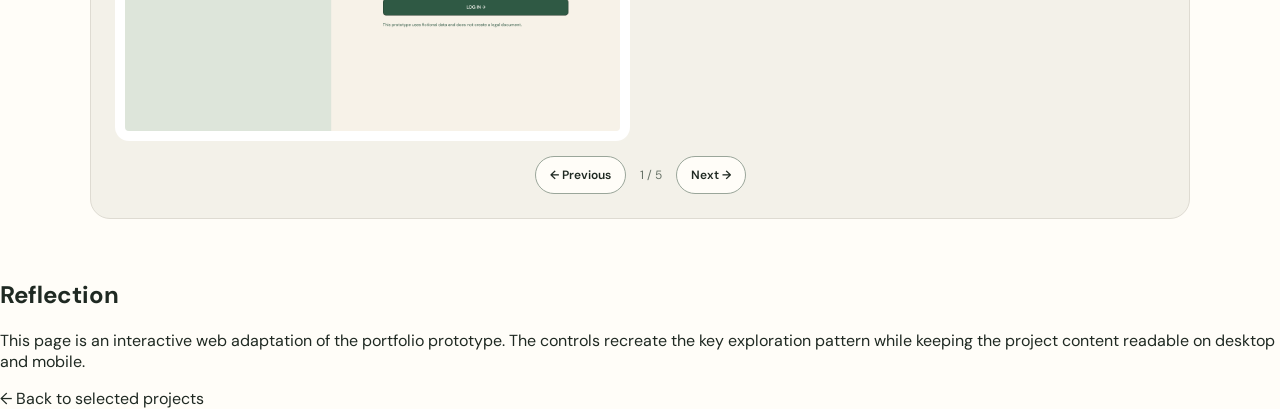
<file: case-legaltech.html>
<!doctype html><html lang="en"><head><meta charset="utf-8"><meta name="viewport" content="width=device-width,initial-scale=1"><title>Online Will-Making Experience — Sophia He</title><link rel="preconnect" href="https://fonts.googleapis.com"><link href="https://fonts.googleapis.com/css2?family=Caveat:wght@400;500&family=DM+Sans:wght@400;500;600;700&display=swap" rel="stylesheet"><link rel="stylesheet" href="styles.css"></head><body>
<header class="case-nav"><a href="index.html"><img src="assets/sophia-signature.png" alt="Sophia He"></a><nav><a href="index.html#work">Work</a>　<a href="about.html">About</a>　<a href="index.html#contact">Contact</a></nav></header>
<main><section class="case-hero"><p class="eyebrow">CASE 01 · LEGALTECH UX</p><h1>Online Will-Making Experience</h1><p>Turning usability risks into clearer, safer steps for an estate-planning service.</p></section>
<img class="case-image" src="assets/legaltech-prototype.png" alt="Online Will-Making Experience prototype overview">
<section class="case-body"><h2>Overview</h2><p>A closer look at how a will-making journey can make complex legal tasks feel clearer and more manageable.</p><h2>Explore the interaction</h2><p>Choose a step below to explore the corresponding screen or interaction state. On desktop, you can also use the arrow controls to move through the sequence.</p></section>
<section class="interaction-panel" aria-label="Interactive prototype walkthrough"><h2>Prototype walkthrough</h2><p>Explore the states from the original Figma prototype.</p><div class="interaction-tabs" role="tablist"><button type="button" role="tab" aria-selected="true" data-index="0">01 · LOG IN</button><button type="button" role="tab" aria-selected="false" data-index="1">02 · MY DOCUMENTS</button><button type="button" role="tab" aria-selected="false" data-index="2">03 · REVIEW DETAILS</button><button type="button" role="tab" aria-selected="false" data-index="3">04 · PAYMENT</button><button type="button" role="tab" aria-selected="false" data-index="4">05 · DOCUMENT READY</button></div><div class="interaction-stage"><img id="stage-image" src="assets/legal-login.png" alt="01 · LOG IN"><div class="stage-copy"><strong id="stage-title">01 · LOG IN</strong><p id="stage-description">A clear starting point helps people understand where to begin.</p></div></div><div class="carousel-controls"><button type="button" id="prev-step" aria-label="Previous step">← Previous</button><span id="step-count">1 / 5</span><button type="button" id="next-step" aria-label="Next step">Next →</button></div></section>
<section class="case-body"><h2>Reflection</h2><p>This page is an interactive web adaptation of the portfolio prototype. The controls recreate the key exploration pattern while keeping the project content readable on desktop and mobile.</p><a class="case-back" href="index.html#work">← Back to selected projects</a></section></main>
<script>
const steps=[('01 · LOG IN', 'legal-login.png', 'A clear starting point helps people understand where to begin.'), ('02 · MY DOCUMENTS', 'legal-documents.png', 'The document overview makes the next action easier to find.'), ('03 · REVIEW DETAILS', 'legal-review.png', 'Reviewing information before continuing supports confidence.'), ('04 · PAYMENT', 'legal-payment.png', 'The payment step makes the transition explicit.'), ('05 · DOCUMENT READY', 'legal-ready.png', 'A clear completion state confirms that the task is finished.')];
let current=0;
const tabs=[...document.querySelectorAll('[role="tab"]')];
const image=document.getElementById('stage-image'),title=document.getElementById('stage-title'),description=document.getElementById('stage-description'),count=document.getElementById('step-count');
function show(i){current=(i+steps.length)%steps.length;const s=steps[current];image.style.opacity=0;setTimeout(()=>{image.src='assets/'+s[1];image.alt=s[0];image.style.opacity=1;},120);title.textContent=s[0];description.textContent=s[2];count.textContent=(current+1)+' / '+steps.length;tabs.forEach((t,j)=>t.setAttribute('aria-selected',String(j===current)));}
tabs.forEach((t,i)=>t.addEventListener('click',()=>show(i)));
document.getElementById('prev-step').addEventListener('click',()=>show(current-1));
document.getElementById('next-step').addEventListener('click',()=>show(current+1));
document.addEventListener('keydown',e=>{if(e.key==='ArrowLeft')show(current-1);if(e.key==='ArrowRight')show(current+1);});
</script></body></html>
</file>
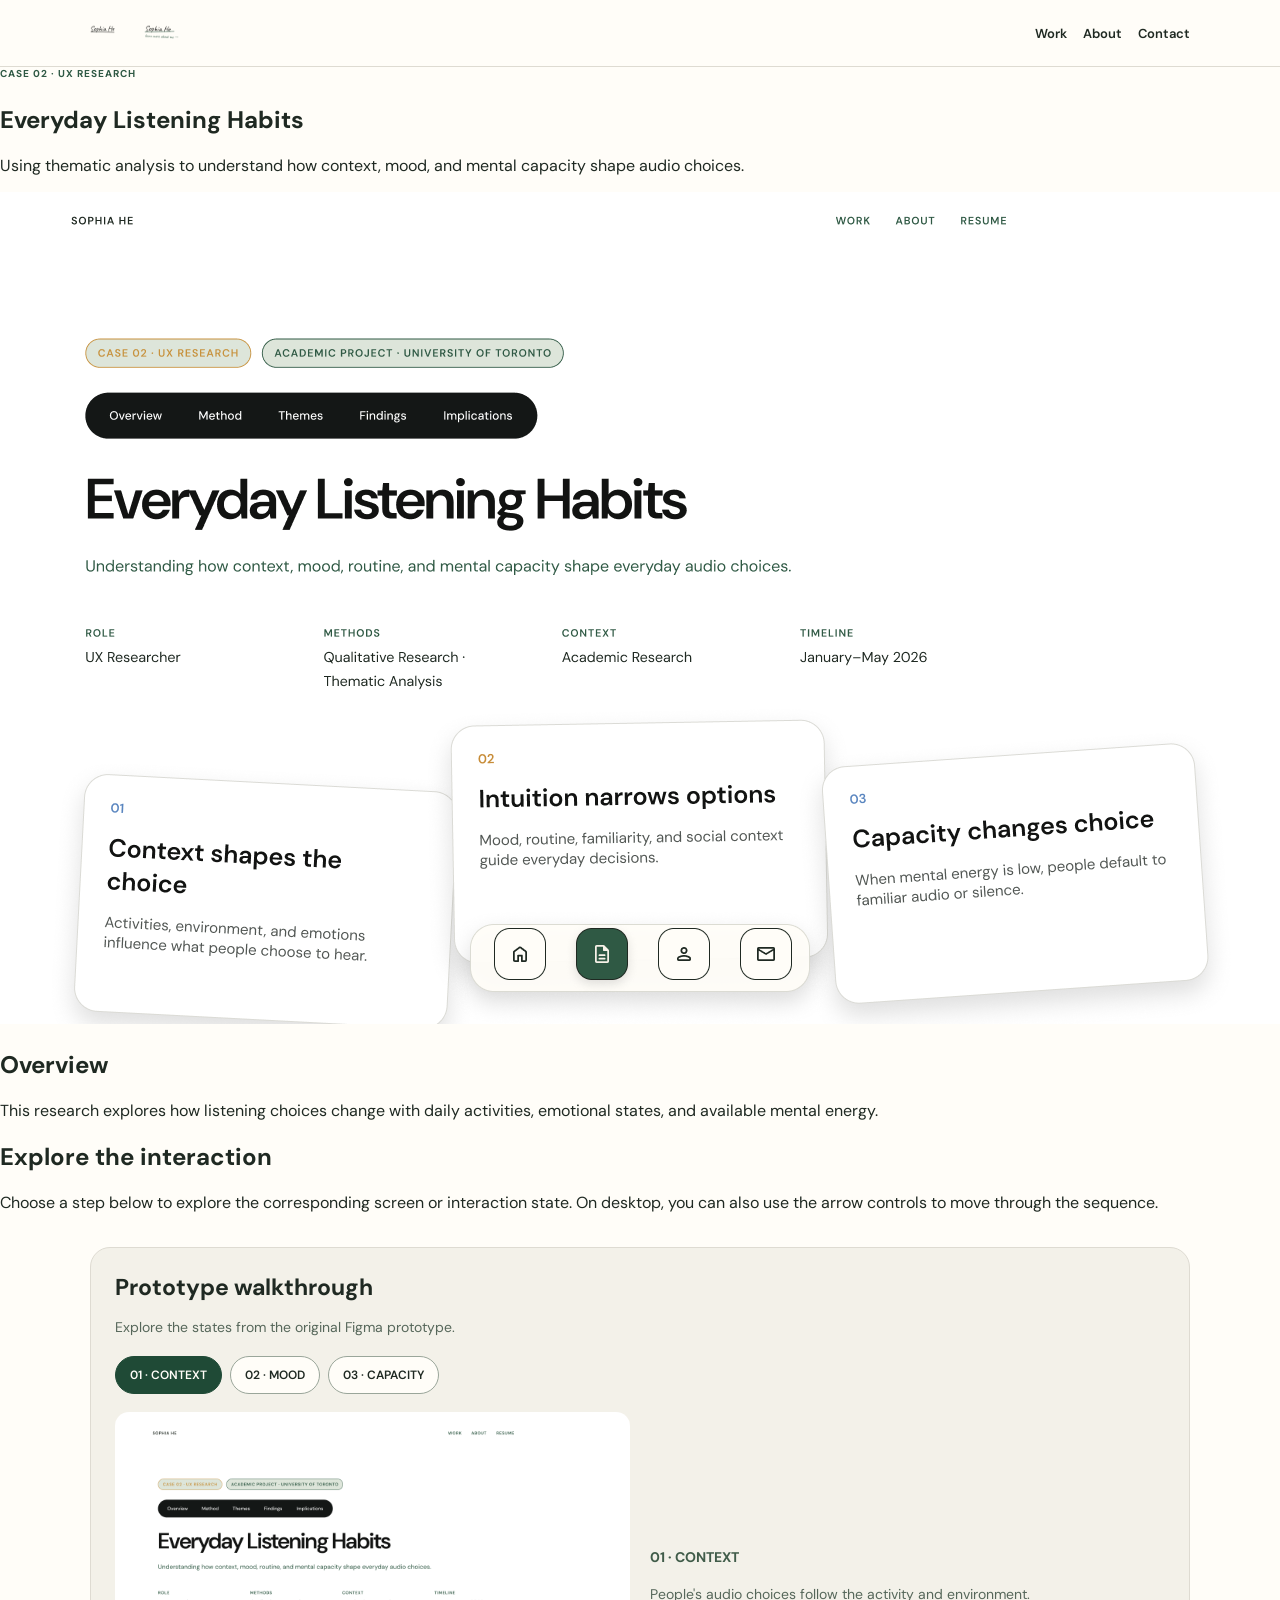
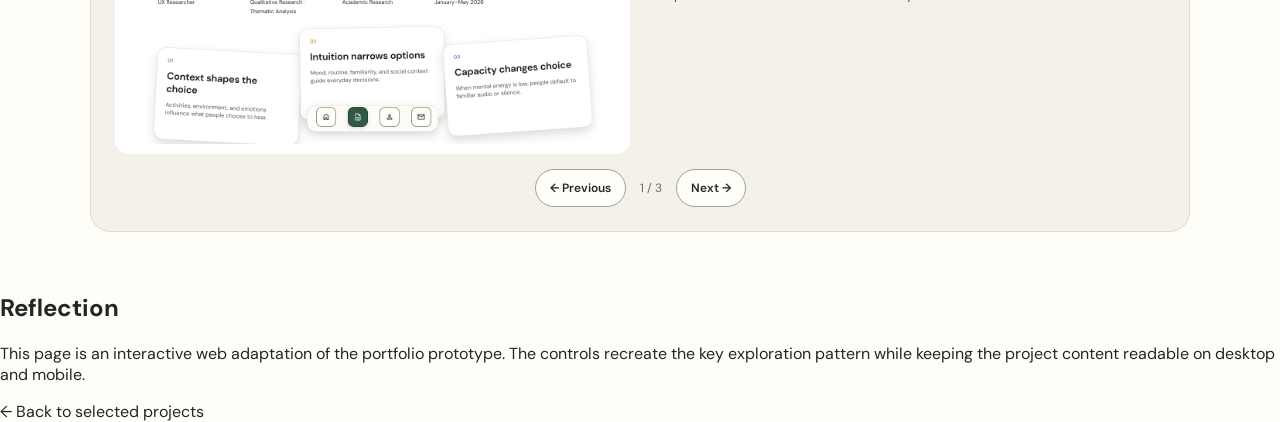
<file: case-listening.html>
<!doctype html><html lang="en"><head><meta charset="utf-8"><meta name="viewport" content="width=device-width,initial-scale=1"><title>Everyday Listening Habits — Sophia He</title><link rel="preconnect" href="https://fonts.googleapis.com"><link href="https://fonts.googleapis.com/css2?family=Caveat:wght@400;500&family=DM+Sans:wght@400;500;600;700&display=swap" rel="stylesheet"><link rel="stylesheet" href="styles.css"></head><body>
<header class="case-nav"><a href="index.html"><img src="assets/sophia-signature.png" alt="Sophia He"></a><nav><a href="index.html#work">Work</a>　<a href="about.html">About</a>　<a href="index.html#contact">Contact</a></nav></header>
<main><section class="case-hero"><p class="eyebrow">CASE 02 · UX RESEARCH</p><h1>Everyday Listening Habits</h1><p>Using thematic analysis to understand how context, mood, and mental capacity shape audio choices.</p></section>
<img class="case-image" src="assets/listening-prototype.png" alt="Everyday Listening Habits prototype overview">
<section class="case-body"><h2>Overview</h2><p>This research explores how listening choices change with daily activities, emotional states, and available mental energy.</p><h2>Explore the interaction</h2><p>Choose a step below to explore the corresponding screen or interaction state. On desktop, you can also use the arrow controls to move through the sequence.</p></section>
<section class="interaction-panel" aria-label="Interactive prototype walkthrough"><h2>Prototype walkthrough</h2><p>Explore the states from the original Figma prototype.</p><div class="interaction-tabs" role="tablist"><button type="button" role="tab" aria-selected="true" data-index="0">01 · CONTEXT</button><button type="button" role="tab" aria-selected="false" data-index="1">02 · MOOD</button><button type="button" role="tab" aria-selected="false" data-index="2">03 · CAPACITY</button></div><div class="interaction-stage"><img id="stage-image" src="assets/listening-prototype.png" alt="01 · CONTEXT"><div class="stage-copy"><strong id="stage-title">01 · CONTEXT</strong><p id="stage-description">People's audio choices follow the activity and environment.</p></div></div><div class="carousel-controls"><button type="button" id="prev-step" aria-label="Previous step">← Previous</button><span id="step-count">1 / 3</span><button type="button" id="next-step" aria-label="Next step">Next →</button></div></section>
<section class="case-body"><h2>Reflection</h2><p>This page is an interactive web adaptation of the portfolio prototype. The controls recreate the key exploration pattern while keeping the project content readable on desktop and mobile.</p><a class="case-back" href="index.html#work">← Back to selected projects</a></section></main>
<script>
const steps=[('01 · CONTEXT', 'listening-prototype.png', "People's audio choices follow the activity and environment."), ('02 · MOOD', 'listening-prototype.png', 'People often match audio intuitively to how they feel.'), ('03 · CAPACITY', 'listening-prototype.png', 'Low energy can increase choice overload.')];
let current=0;
const tabs=[...document.querySelectorAll('[role="tab"]')];
const image=document.getElementById('stage-image'),title=document.getElementById('stage-title'),description=document.getElementById('stage-description'),count=document.getElementById('step-count');
function show(i){current=(i+steps.length)%steps.length;const s=steps[current];image.style.opacity=0;setTimeout(()=>{image.src='assets/'+s[1];image.alt=s[0];image.style.opacity=1;},120);title.textContent=s[0];description.textContent=s[2];count.textContent=(current+1)+' / '+steps.length;tabs.forEach((t,j)=>t.setAttribute('aria-selected',String(j===current)));}
tabs.forEach((t,i)=>t.addEventListener('click',()=>show(i)));
document.getElementById('prev-step').addEventListener('click',()=>show(current-1));
document.getElementById('next-step').addEventListener('click',()=>show(current+1));
document.addEventListener('keydown',e=>{if(e.key==='ArrowLeft')show(current-1);if(e.key==='ArrowRight')show(current+1);});
</script></body></html>
</file>
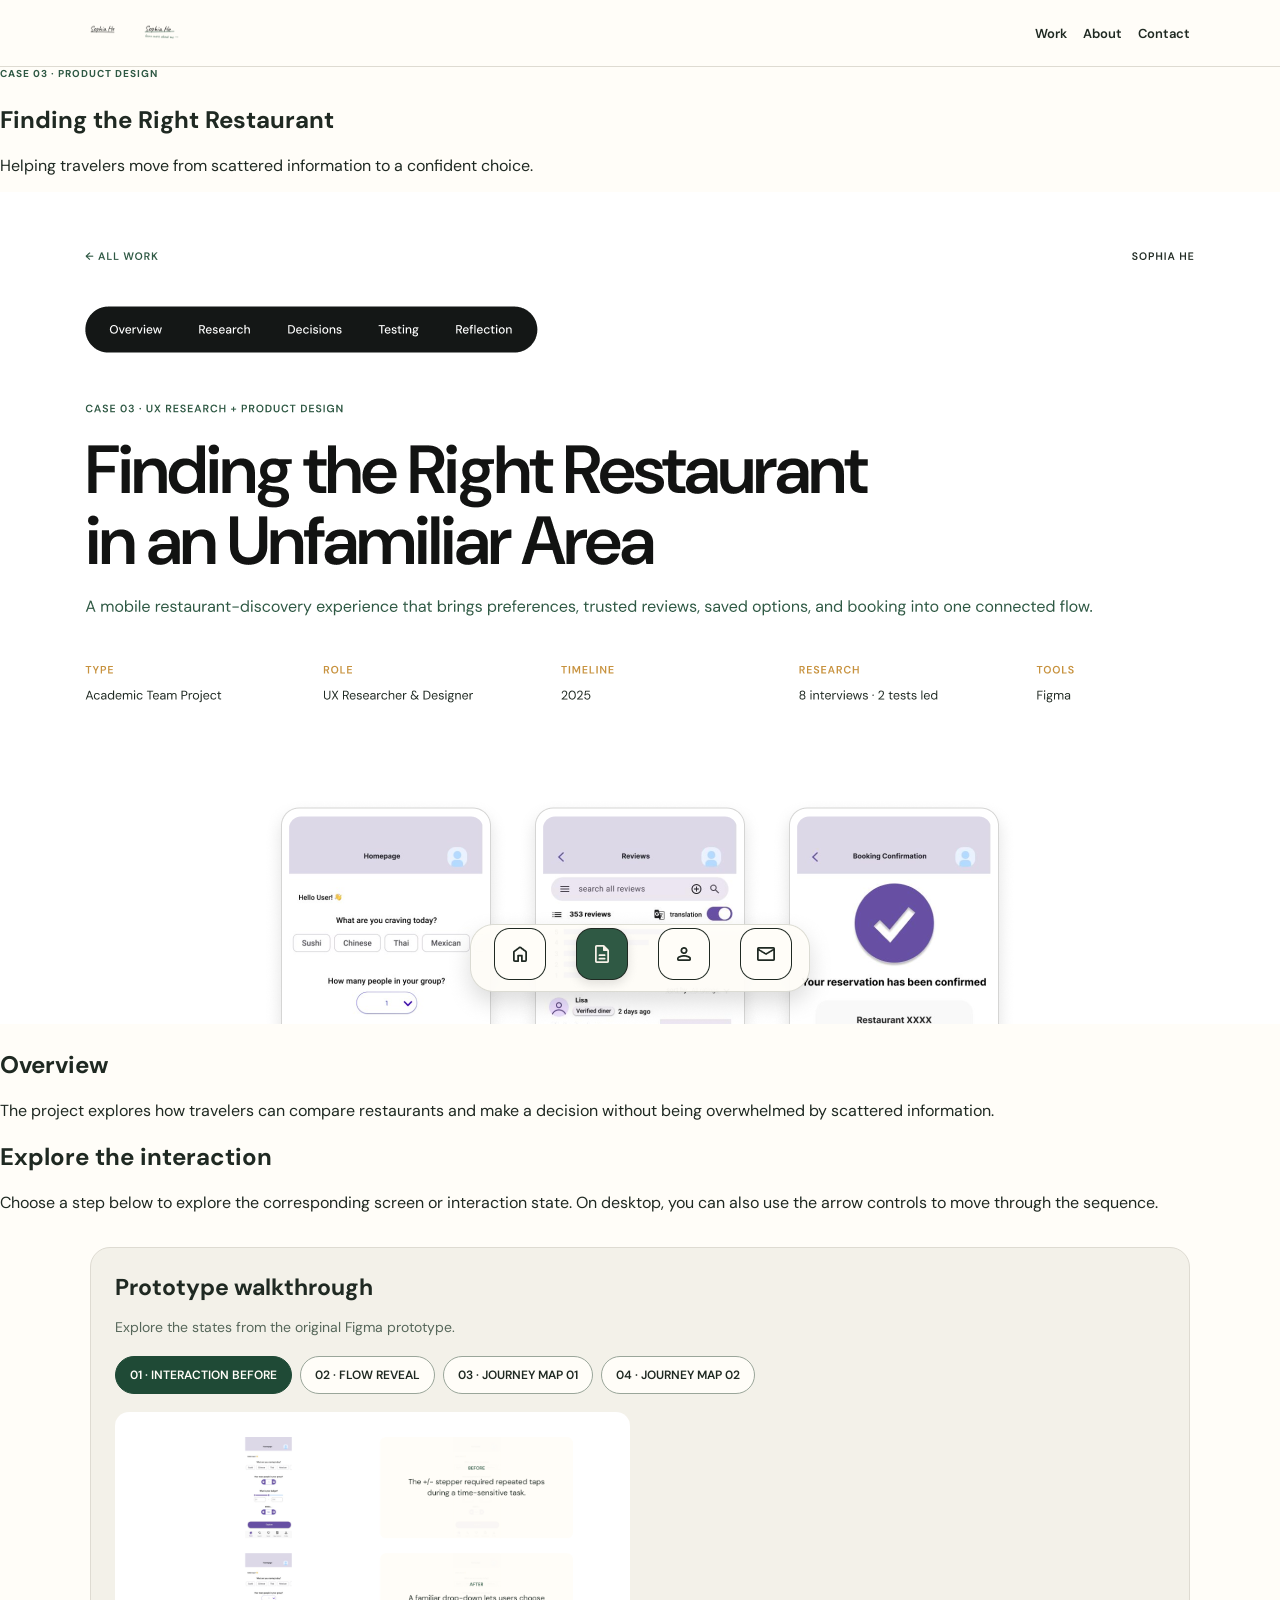
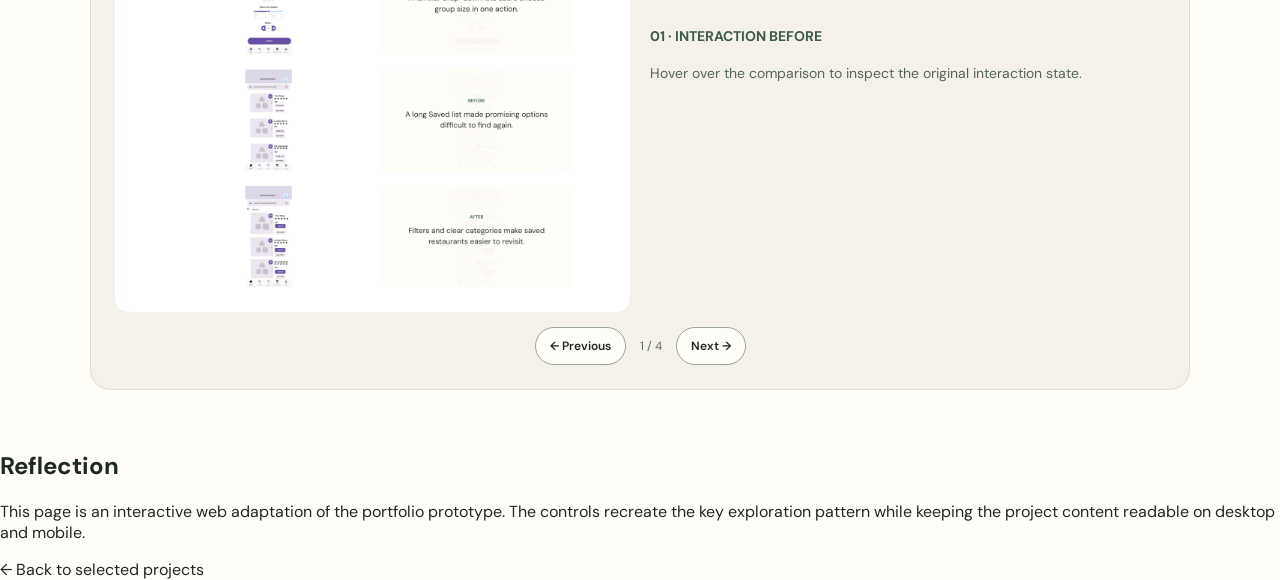
<file: case-restaurant.html>
<!doctype html><html lang="en"><head><meta charset="utf-8"><meta name="viewport" content="width=device-width,initial-scale=1"><title>Finding the Right Restaurant — Sophia He</title><link rel="preconnect" href="https://fonts.googleapis.com"><link href="https://fonts.googleapis.com/css2?family=Caveat:wght@400;500&family=DM+Sans:wght@400;500;600;700&display=swap" rel="stylesheet"><link rel="stylesheet" href="styles.css"></head><body>
<header class="case-nav"><a href="index.html"><img src="assets/sophia-signature.png" alt="Sophia He"></a><nav><a href="index.html#work">Work</a>　<a href="about.html">About</a>　<a href="index.html#contact">Contact</a></nav></header>
<main><section class="case-hero"><p class="eyebrow">CASE 03 · PRODUCT DESIGN</p><h1>Finding the Right Restaurant</h1><p>Helping travelers move from scattered information to a confident choice.</p></section>
<img class="case-image" src="assets/restaurant-prototype.png" alt="Finding the Right Restaurant prototype overview">
<section class="case-body"><h2>Overview</h2><p>The project explores how travelers can compare restaurants and make a decision without being overwhelmed by scattered information.</p><h2>Explore the interaction</h2><p>Choose a step below to explore the corresponding screen or interaction state. On desktop, you can also use the arrow controls to move through the sequence.</p></section>
<section class="interaction-panel" aria-label="Interactive prototype walkthrough"><h2>Prototype walkthrough</h2><p>Explore the states from the original Figma prototype.</p><div class="interaction-tabs" role="tablist"><button type="button" role="tab" aria-selected="true" data-index="0">01 · INTERACTION BEFORE</button><button type="button" role="tab" aria-selected="false" data-index="1">02 · FLOW REVEAL</button><button type="button" role="tab" aria-selected="false" data-index="2">03 · JOURNEY MAP 01</button><button type="button" role="tab" aria-selected="false" data-index="3">04 · JOURNEY MAP 02</button></div><div class="interaction-stage"><img id="stage-image" src="assets/restaurant-hover-detail.png" alt="01 · INTERACTION BEFORE"><div class="stage-copy"><strong id="stage-title">01 · INTERACTION BEFORE</strong><p id="stage-description">Hover over the comparison to inspect the original interaction state.</p></div></div><div class="carousel-controls"><button type="button" id="prev-step" aria-label="Previous step">← Previous</button><span id="step-count">1 / 4</span><button type="button" id="next-step" aria-label="Next step">Next →</button></div></section>
<section class="case-body"><h2>Reflection</h2><p>This page is an interactive web adaptation of the portfolio prototype. The controls recreate the key exploration pattern while keeping the project content readable on desktop and mobile.</p><a class="case-back" href="index.html#work">← Back to selected projects</a></section></main>
<script>
const steps=[('01 · INTERACTION BEFORE', 'restaurant-hover-detail.png', 'Hover over the comparison to inspect the original interaction state.'), ('02 · FLOW REVEAL', 'restaurant-flow.png', 'The flow section reveals supporting details when the visitor explores it.'), ('03 · JOURNEY MAP 01', 'restaurant-journey.png', 'The journey map is presented as a two-state carousel.'), ('04 · JOURNEY MAP 02', 'restaurant-journey.png', 'Use the controls to move between the two journey-map views.')];
let current=0;
const tabs=[...document.querySelectorAll('[role="tab"]')];
const image=document.getElementById('stage-image'),title=document.getElementById('stage-title'),description=document.getElementById('stage-description'),count=document.getElementById('step-count');
function show(i){current=(i+steps.length)%steps.length;const s=steps[current];image.style.opacity=0;setTimeout(()=>{image.src='assets/'+s[1];image.alt=s[0];image.style.opacity=1;},120);title.textContent=s[0];description.textContent=s[2];count.textContent=(current+1)+' / '+steps.length;tabs.forEach((t,j)=>t.setAttribute('aria-selected',String(j===current)));}
tabs.forEach((t,i)=>t.addEventListener('click',()=>show(i)));
document.getElementById('prev-step').addEventListener('click',()=>show(current-1));
document.getElementById('next-step').addEventListener('click',()=>show(current+1));
document.addEventListener('keydown',e=>{if(e.key==='ArrowLeft')show(current-1);if(e.key==='ArrowRight')show(current+1);});
</script></body></html>
</file>
<file: styles.css>
*{box-sizing:border-box}html{scroll-behavior:smooth}body{margin:0;background:#fffdf8;color:#1f2922;font-family:"DM Sans",Arial,sans-serif}a{color:inherit;text-decoration:none}.topbar{height:84px;padding:0 5.8%;display:flex;align-items:center;justify-content:space-between;position:absolute;top:0;left:0;width:100%;z-index:10}.signature img{width:116px;height:auto;display:block}.top-links{display:flex;gap:36px;font-size:13px;color:#273b2f}.top-links a{transition:opacity .2s}.top-links a:hover{opacity:.55}.menu-toggle{display:none;border:1px solid #1f2922;background:transparent;border-radius:10px;padding:8px 12px;font-size:18px}.hero{min-height:832px;height:min(832px,100vh);position:relative;display:flex;flex-direction:column;align-items:center;justify-content:flex-start;text-align:center;padding:220px 24px 120px;overflow:hidden}.eyebrow{font-size:10px;font-weight:700;letter-spacing:1.1px;color:#2f5944;margin:0 0 24px}.hero h1{font-size:clamp(34px,4.4vw,54px);line-height:1.08;letter-spacing:-2.4px;max-width:1000px;margin:0;font-weight:600}.hero-subtitle{font-size:17px;line-height:1.6;color:#2f5944;margin:28px 0 0}.hero-icons{width:175px;height:45px;margin-top:26px;overflow:hidden;display:flex;align-items:center;justify-content:center}.hero-icons img{width:230px;max-width:none}.family-art{position:absolute;width:min(390px,31vw);height:auto;right:4.5%;bottom:75px;object-fit:contain}.scribble{position:absolute;text-align:left;font-family:Caveat,cursive}.scribble span{display:block;color:#4c709c;font-size:15px;margin-bottom:6px}.scribble strong{font-weight:400;font-size:22px;line-height:1.1;color:#1f2922}.scribble-left{left:7%;bottom:155px}.scribble-right{right:8%;top:145px}.scribble-right span{color:#2f5944}.hero-doodles{position:absolute;left:45%;bottom:195px;width:220px;height:120px;overflow:hidden;opacity:.95}.hero-doodles img{width:100%;height:100%;object-fit:contain}.hero-dock{position:absolute;bottom:34px;left:50%;transform:translateX(-50%);display:flex;gap:12px;padding:8px 14px;background:rgba(255,253,248,.92);border:1px solid #dedbd2;border-radius:24px;box-shadow:0 12px 28px #1f29221a;z-index:5}.dock-item{width:52px;height:52px;border:1px solid #1f2922;border-radius:16px;display:flex;align-items:center;justify-content:center;position:relative;font-size:22px;background:#fffdf8;transition:background .2s,color .2s,transform .2s}.dock-item small{position:absolute;top:-22px;font:14px Caveat,cursive;opacity:0;transition:opacity .2s}.dock-item:hover small{opacity:1}.dock-item.active,.dock-item:hover{background:#1f4a36;color:#fffdf8;transform:translateY(-2px)}.section{padding:110px max(6.7%,calc((100vw - 1110px)/2))}.section-heading{display:flex;align-items:flex-end;justify-content:space-between;margin-bottom:46px}.section-heading .eyebrow{margin-bottom:15px}.section h2,.contact-section h2{font-size:clamp(30px,3vw,42px);line-height:1.14;letter-spacing:-1.4px;font-weight:600;margin:0}.section-note{font-size:13px;line-height:1.5;color:#647166;text-align:right;margin:0 0 5px}.project-grid{display:grid;grid-template-columns:repeat(2,minmax(0,1fr));gap:56px 34px}.project-card{display:block;min-width:0}.project-visual{height:285px;border-radius:24px;overflow:hidden;display:flex;align-items:center;justify-content:center;margin-bottom:22px}.project-visual img{width:100%;height:100%;object-fit:cover;transition:transform .5s}.project-card:hover .project-visual img{transform:scale(1.035)}.project-visual.sage{background:#dde5da}.project-visual.borrow-visual img{object-fit:cover;object-position:top center}.project-label{font-size:10px;font-weight:700;letter-spacing:.7px;margin:0 0 13px}.blue{color:#4c709c}.gold{color:#c7923e}.green{color:#2f5944}.purple{color:#8d79aa}.project-card h3{font-size:29px;line-height:1.15;letter-spacing:-.8px;margin:0 0 13px;font-weight:600}.project-description{font-size:15px;line-height:1.5;color:#2f5944;margin:0 0 14px;max-width:520px}.project-meta{font-size:11px;color:#596258;font-weight:600;margin:0}.project-meta span{font-size:15px;margin-left:4px}.experience-section{background:#f7f5ed}.experience-grid{display:grid;grid-template-columns:repeat(3,1fr);gap:20px}.experience-card{border:1px solid #dedbd2;border-radius:18px;padding:24px;min-height:192px;background:#fffdf8}.experience-top{display:flex;justify-content:space-between;align-items:center;margin-bottom:32px}.experience-top span{display:grid;place-items:center;width:30px;height:28px;border-radius:9px;background:#e7e9df;color:#2f5944;font-size:12px}.experience-top small{font-size:9px;letter-spacing:.8px;color:#7a8078}.org{font-size:10px;letter-spacing:.7px;color:#2f5944;font-weight:700;margin:0 0 13px}.experience-card h3{font-size:18px;line-height:1.25;margin:0;font-weight:600}.experience-card i{display:block;width:58px;height:2px;background:#c7923e;margin-top:24px}.toolkit-intro{font-size:14px;line-height:1.55;color:#2f5944;max-width:560px;margin:16px 0 0}.toolkit-grid{display:grid;grid-template-columns:repeat(4,1fr);gap:14px}.toolkit-grid article{border:1px solid #e2dfd5;border-radius:15px;padding:20px 18px;min-height:164px;background:#fffdf8}.toolkit-grid small{font-size:9px;letter-spacing:.7px;color:#6e796e}.toolkit-grid h3{font-size:17px;margin:30px 0 8px}.toolkit-grid p{font-size:12px;line-height:1.5;color:#637166;margin:0}.about-section{background:#e8ede4;display:grid;grid-template-columns:1.05fr .95fr;gap:70px;align-items:center}.about-copy h2{font-size:clamp(30px,3.2vw,44px);line-height:1.16;margin:0 0 24px}.about-copy>p:not(.eyebrow){font-size:15px;line-height:1.65;color:#385a45;max-width:550px}.text-link{display:inline-block;margin-top:14px;padding-bottom:5px;border-bottom:1px solid #1f4a36;font-size:13px;font-weight:700}.about-image{position:relative}.about-image img{width:100%;max-height:420px;object-fit:cover;border-radius:18px}.hand-note{font:20px Caveat,cursive;position:absolute;right:0;bottom:-24px;color:#2f5944;transform:rotate(-4deg)}.contact-section{padding:110px 7% 30px;text-align:center;background:#f4f1e8}.contact-section h2{font-size:clamp(36px,4.2vw,56px)}.contact-section>p:not(.eyebrow){color:#2f5944;margin:22px 0}.contact-button{display:inline-flex;gap:28px;align-items:center;padding:14px 22px;background:#1f4a36;color:#fffdf8;border-radius:30px;font-size:13px;margin:12px 0 100px}.contact-section footer{border-top:1px solid #d7d5cb;padding:24px 0 0;display:flex;justify-content:space-between;gap:18px;color:#687166;font-size:11px}.contact-section footer span:first-child{font-weight:700;color:#1f2922}
@media(max-width:800px){.topbar{height:70px;padding:0 24px}.signature img{width:100px}.top-links{gap:18px;font-size:12px}.hero{height:auto;min-height:780px;padding:190px 24px 140px}.hero h1{font-size:38px;letter-spacing:-1.8px}.hero-subtitle{font-size:15px}.desktop-only{display:none}.family-art{width:290px;right:50%;transform:translateX(50%);bottom:90px}.scribble-left{left:7%;bottom:310px}.scribble-right{right:6%;top:105px}.scribble strong{font-size:17px}.hero-doodles{left:5%;bottom:130px;width:150px;height:90px}.hero-dock{bottom:22px}.section{padding:76px 24px}.section-heading{gap:20px}.section-note{font-size:11px}.project-grid{gap:40px 18px}.project-visual{height:220px}.project-card h3{font-size:23px}.project-description{font-size:13px}.experience-grid{gap:12px}.experience-card{padding:17px;min-height:180px}.experience-card h3{font-size:15px}.toolkit-grid{grid-template-columns:repeat(2,1fr)}.about-section{grid-template-columns:1fr;gap:35px}.about-image{max-width:550px}.contact-section{padding:80px 24px 24px}.contact-section footer{flex-wrap:wrap}.contact-button{margin-bottom:70px}}
@media(max-width:540px){.top-links{display:none}.menu-toggle{display:block}.top-links.open{display:flex;position:absolute;top:62px;right:20px;background:#fffdf8;border:1px solid #dedbd2;border-radius:14px;padding:16px;box-shadow:0 8px 20px #1f29221a;flex-direction:column;gap:14px}.hero{min-height:790px;padding-top:175px}.hero h1{font-size:34px}.hero-subtitle{font-size:14px}.scribble-left{bottom:300px}.scribble-right{top:100px}.scribble-left strong,.scribble-right strong{font-size:15px}.hero-icons{margin-top:20px}.family-art{width:260px;bottom:100px}.hero-doodles{width:110px;left:0;bottom:145px}.section-heading{display:block}.section-note{text-align:left;margin-top:16px}.project-grid{grid-template-columns:1fr;gap:44px}.project-visual{height:260px}.project-card h3{font-size:27px}.experience-grid{grid-template-columns:1fr}.experience-card{min-height:150px}.experience-top{margin-bottom:20px}.toolkit-grid{grid-template-columns:1fr 1fr;gap:10px}.toolkit-grid article{padding:16px 13px;min-height:180px}.toolkit-grid h3{font-size:15px;margin-top:22px}.toolkit-grid p{font-size:11px}.about-copy h2{font-size:34px}.contact-section footer{justify-content:center;text-align:center}.contact-section footer>*{width:100%}}

/* Figma prototype interaction pass */
.hero-dock{position:fixed;z-index:30;transition:transform .3s ease,box-shadow .3s ease}
.dock-item{cursor:pointer}
.dock-item small{top:-25px;background:#fffdf8;border:1px solid #dedbd2;border-radius:12px;padding:3px 9px;white-space:nowrap;box-shadow:0 4px 12px #1f292215}
.dock-item:hover small,.dock-item:focus-visible small{opacity:1}
.dock-item:focus-visible,.project-card:focus-visible,.text-link:focus-visible{outline:2px solid #4c709c;outline-offset:4px}
.interactive-note em{display:block;font-size:16px;font-style:normal;color:#4c709c;opacity:0;transform:translateY(5px);transition:.25s}
.interactive-note:hover em{opacity:1;transform:translateY(0)}
.family-art-wrap{position:absolute;right:4.5%;bottom:75px;width:min(390px,31vw)}
.family-art-wrap .family-art{position:relative;right:auto;bottom:auto;width:100%;display:block;transition:transform .35s}
.family-art-wrap:hover .family-art{transform:rotate(2deg) scale(1.025)}
.family-annotation{position:absolute;left:5%;top:4%;display:flex;flex-direction:column;gap:4px;text-align:left;font-family:Caveat,cursive;color:#1f4a36;opacity:0;transform:translateY(8px);transition:.3s;pointer-events:none}
.family-annotation span{font-size:22px}.family-annotation small{font-size:15px}.family-annotation b{font-size:17px;font-weight:400;margin-top:8px}
.family-art-wrap:hover .family-annotation{opacity:1;transform:translateY(0)}
.project-visual{position:relative}
.project-visual .project-main-image{transition:transform .45s cubic-bezier(.2,.7,.2,1),filter .3s}
.hover-hint{position:absolute;right:16px;bottom:15px;padding:9px 14px;background:#fffdf8ed;border:1px solid #1f2922;border-radius:22px;font-size:11px;font-weight:700;opacity:0;transform:translateY(8px);transition:.25s}
.project-card:hover .hover-hint,.project-card:focus-visible .hover-hint{opacity:1;transform:translateY(0)}
.project-card:hover .project-main-image{transform:scale(1.045)}
.project-card{transition:transform .25s}.project-card:hover{transform:translateY(-4px)}
.project-card .project-meta span{display:inline-block;transition:transform .2s}.project-card:hover .project-meta span{transform:translate(3px,-3px)}
.hero-cta-icon,.dock-item,.top-links a{cursor:pointer}
.reveal-on-scroll{opacity:0;transform:translateY(18px);transition:opacity .65s ease,transform .65s ease}
.reveal-on-scroll.is-visible{opacity:1;transform:none}
.case-hero .eyebrow{letter-spacing:1px}
.interaction-panel{background:#f3f1e9;border:1px solid #dedbd2;border-radius:20px;padding:24px;margin:34px auto 60px;max-width:1100px}
.interaction-panel h2{font-size:23px;margin:0 0 8px}
.interaction-panel p{color:#56675a;line-height:1.6;font-size:14px}
.interaction-tabs{display:flex;flex-wrap:wrap;gap:8px;margin:18px 0}
.interaction-tabs button,.carousel-controls button{border:1px solid #9aa69a;background:#fffdf8;color:#1f2922;padding:10px 14px;border-radius:22px;font:600 12px "DM Sans",sans-serif;cursor:pointer;transition:.2s}
.interaction-tabs button[aria-selected=true],.carousel-controls button:hover{background:#1f4a36;color:#fffdf8;border-color:#1f4a36}
.interaction-stage{display:grid;grid-template-columns:minmax(0,1fr) minmax(0,1fr);gap:20px;align-items:center}
.interaction-stage img{width:100%;max-height:500px;object-fit:contain;background:#fff;border-radius:14px;padding:10px;transition:opacity .2s}
.interaction-stage .stage-copy{font-size:14px;line-height:1.65;color:#405c49}
.carousel-controls{display:flex;align-items:center;justify-content:center;gap:14px;margin-top:15px}
.carousel-controls span{font-size:12px;color:#667166}
.case-nav{display:flex;justify-content:space-between;align-items:center;padding:22px 7%;border-bottom:1px solid #dedbd2}
.case-nav img{width:100px}
.case-nav a{font-size:13px;font-weight:600}
@media(max-width:800px){.family-art-wrap{width:290px;right:50%;transform:translateX(50%);bottom:90px}.family-art-wrap .family-art{width:100%}.interaction-stage{grid-template-columns:1fr}.interaction-panel{padding:17px}.interaction-stage img{max-height:390px}}
@media(max-width:540px){.family-art-wrap{width:260px;bottom:100px}.family-annotation{left:-8%;top:-5%}.family-annotation span{font-size:18px}.family-annotation small{font-size:13px}}
@media(prefers-reduced-motion:reduce){*,*::before,*::after{scroll-behavior:auto!important;transition:none!important;animation:none!important}}

/* Full About page — expanded from the Figma About prototype */
.about-page{background:#fffdf8}
.about-page .site-header{position:sticky;top:0;z-index:40;background:rgba(255,253,248,.94);backdrop-filter:blur(12px)}
.about-page .top-links a.current{color:#1f4a36;text-decoration:underline;text-underline-offset:6px}
.about-wrap{width:min(1110px,86.6%);margin-inline:auto}
.about-hero{min-height:690px;display:grid;grid-template-columns:1.12fr .88fr;align-items:center;gap:50px;padding:90px 0 110px;position:relative}
.about-hero-copy h1{font-size:clamp(42px,5.2vw,66px);line-height:1.08;letter-spacing:-2.8px;font-weight:600;max-width:680px;margin:0}
.about-hero-copy h1 span{color:#315742;text-decoration:underline;text-decoration-color:#c89236;text-decoration-thickness:3px;text-underline-offset:8px}
.about-lead{font-size:17px;line-height:1.7;color:#49634f;max-width:540px;margin:28px 0}
.about-tags{display:flex;gap:10px;flex-wrap:wrap}.about-tags span{border:1px solid #b8c2b4;border-radius:30px;padding:9px 14px;font-size:10px;letter-spacing:.8px;font-weight:700;color:#315742}
.about-portrait{position:relative}.about-portrait img{width:100%;display:block;transition:transform .35s}.about-portrait:hover img{transform:translateY(-6px) rotate(1deg)}
.portrait-note{font:22px Caveat,cursive;color:#315742;position:absolute;right:5px;bottom:0;transform:rotate(-4deg)}
.scroll-cue{position:absolute;bottom:36px;left:0;font-size:10px;letter-spacing:1px;font-weight:700;color:#657568}.scroll-cue span{font-size:18px;margin-left:12px;color:#c89236}
.about-story{display:grid;grid-template-columns:1fr 1fr;gap:72px;align-items:center;padding:105px 0;border-top:1px solid #e3e3d9}
.about-story:nth-of-type(even){background:transparent}
.story-copy h2,.perspective-copy h2{font-size:clamp(32px,3.8vw,48px);line-height:1.12;letter-spacing:-1.8px;margin:0 0 24px;font-weight:600}
.story-copy>p:not(.eyebrow):not(.hand-note),.perspective-copy>p:not(.eyebrow){font-size:15px;line-height:1.8;color:#506653;max-width:530px}
.hand-note{font:22px Caveat,cursive;color:#7298c5;margin-top:26px}
.story-visual{position:relative;transition:transform .35s;cursor:default}
.story-visual img{width:100%;display:block;transition:transform .5s,filter .4s}
.story-visual:hover img{transform:scale(1.035) rotate(-1deg);filter:saturate(1.08)}
.story-visual .visual-caption{display:block;text-align:right;font:19px Caveat,cursive;color:#7298c5;margin-top:8px;transition:transform .3s}
.story-visual:hover .visual-caption{transform:translateX(-5px)}
.photo-animals img{object-fit:contain}.photo-travel img{object-fit:contain}.photo-photography img{object-fit:contain}
.path-section{background:#e8ede4;padding:110px 0 100px}
.path-section h2{font-size:clamp(34px,4vw,48px);line-height:1.12;letter-spacing:-1.8px;margin:0;max-width:700px}
.path-intro{color:#506653;line-height:1.7;max-width:630px;margin:20px 0 46px}
.path-cards{display:grid;grid-template-columns:repeat(3,1fr);gap:18px}
.path-card{background:#fffdf8;border:1px solid #d8ded5;border-radius:18px;padding:24px 22px;min-height:270px;position:relative;overflow:hidden;transition:transform .3s,box-shadow .3s;cursor:pointer}
.path-card:hover,.path-card:focus-visible,.path-card.expanded{transform:translateY(-5px);box-shadow:0 16px 34px #1f292216;outline:none}
.path-number{font:23px Caveat,cursive;color:#c89236;margin-bottom:12px}
.path-card h3{font-size:20px;line-height:1.2;margin:0 0 12px;letter-spacing:-.4px}
.path-card>p{font-size:13px;line-height:1.6;color:#506653;min-height:42px}
.path-hint{font:17px Caveat,cursive;color:#7298c5;display:block;margin-top:16px}
.field-note{display:grid;gap:8px;background:#e8ede4;padding:15px;border-radius:12px;margin-top:16px;max-height:0;opacity:0;overflow:hidden;transform:translateY(8px);transition:max-height .4s,opacity .3s,transform .3s}
.field-note strong{font-size:11px;letter-spacing:.7px;color:#315742}.field-note span{font-size:12px;line-height:1.6;color:#415947}.field-note small{font:16px Caveat,cursive;color:#7298c5}
.path-card:hover .field-note,.path-card:focus-visible .field-note,.path-card.expanded .field-note{max-height:190px;opacity:1;transform:none}
.mini-collage{display:flex;gap:5px;flex-wrap:wrap;margin-top:18px}.mini-collage span{font-size:8px;letter-spacing:.5px;padding:6px 8px;border:1px solid #d6dcd2;border-radius:5px;background:#f7f5ed}
.path-art{width:100%;display:block;margin:56px auto 0;mix-blend-mode:multiply}
.perspective-section{display:grid;grid-template-columns:1fr .8fr;gap:90px;align-items:start;padding-top:115px;padding-bottom:115px}
.exploring{border-left:1px solid #d8ded5;padding-left:30px}.exploring>div{padding:18px 0;border-bottom:1px solid #e1e2d9;display:grid;gap:6px}.exploring strong{font-size:12px;letter-spacing:1px}.exploring span{font-size:13px;color:#617064}
.about-closing{background:#e8ede4;padding:100px 0 42px;text-align:center}
.about-closing h2{font-size:clamp(40px,5vw,62px);line-height:1.05;letter-spacing:-2.4px;margin:0}
.about-closing>div>p:not(.eyebrow):not(.closing-footnote){color:#506653;margin:24px 0 30px}
.closing-links{display:flex;justify-content:center;gap:12px;flex-wrap:wrap}.closing-links a{padding:12px 18px;border:1px solid #315742;border-radius:24px;font-size:11px;font-weight:700;letter-spacing:.5px;transition:.2s}.closing-links a:hover{background:#315742;color:#fffdf8}
.closing-footnote{font-size:11px;color:#718071;margin:75px 0 0}
.about-dock{position:fixed;bottom:22px}
.about-reveal{opacity:0;transform:translateY(24px);transition:opacity .7s,transform .7s}.about-reveal.is-visible{opacity:1;transform:none}
@media(max-width:850px){.about-hero{grid-template-columns:1fr;gap:15px;padding-top:65px;text-align:center}.about-hero-copy h1,.about-lead{margin-inline:auto}.about-tags{justify-content:center}.about-portrait{max-width:520px;margin:0 auto}.about-story{grid-template-columns:1fr;gap:28px;padding:75px 0}.travel-story .story-copy{order:0}.travel-story .story-visual{order:1}.path-cards{grid-template-columns:1fr}.path-card{min-height:220px}.perspective-section{grid-template-columns:1fr;gap:40px}.exploring{border-left:0;border-top:1px solid #d8ded5;padding:25px 0 0}}
@media(max-width:600px){.about-wrap{width:88%}.about-hero{min-height:auto;padding:55px 0 85px}.about-hero-copy h1{font-size:42px;letter-spacing:-1.8px}.about-lead{font-size:15px}.about-story{padding:60px 0}.story-copy h2,.perspective-copy h2{font-size:34px}.path-section{padding:70px 0}.path-section h2{font-size:35px}.path-art{margin-top:35px}.perspective-section{padding-top:75px;padding-bottom:75px}.about-closing{padding-top:75px}.about-closing h2{font-size:42px}.closing-footnote{margin-top:55px}}
</file>
